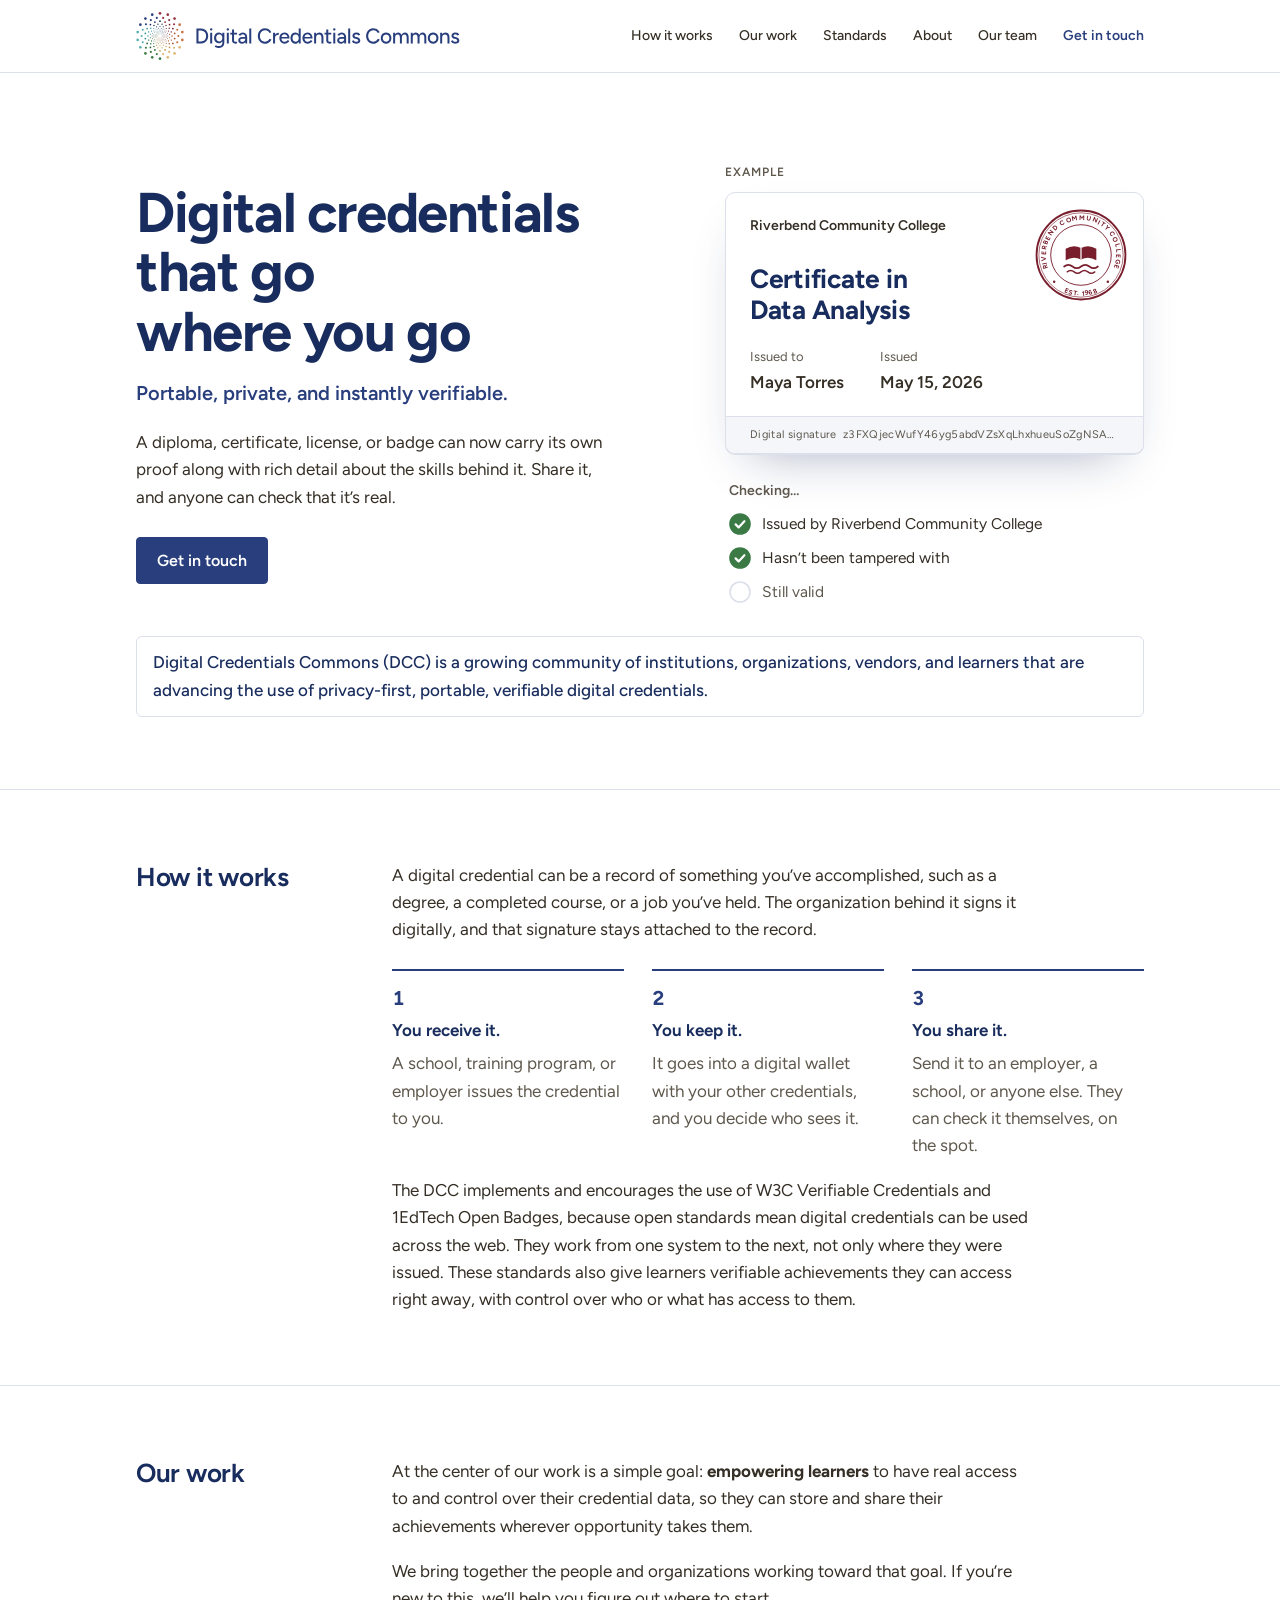
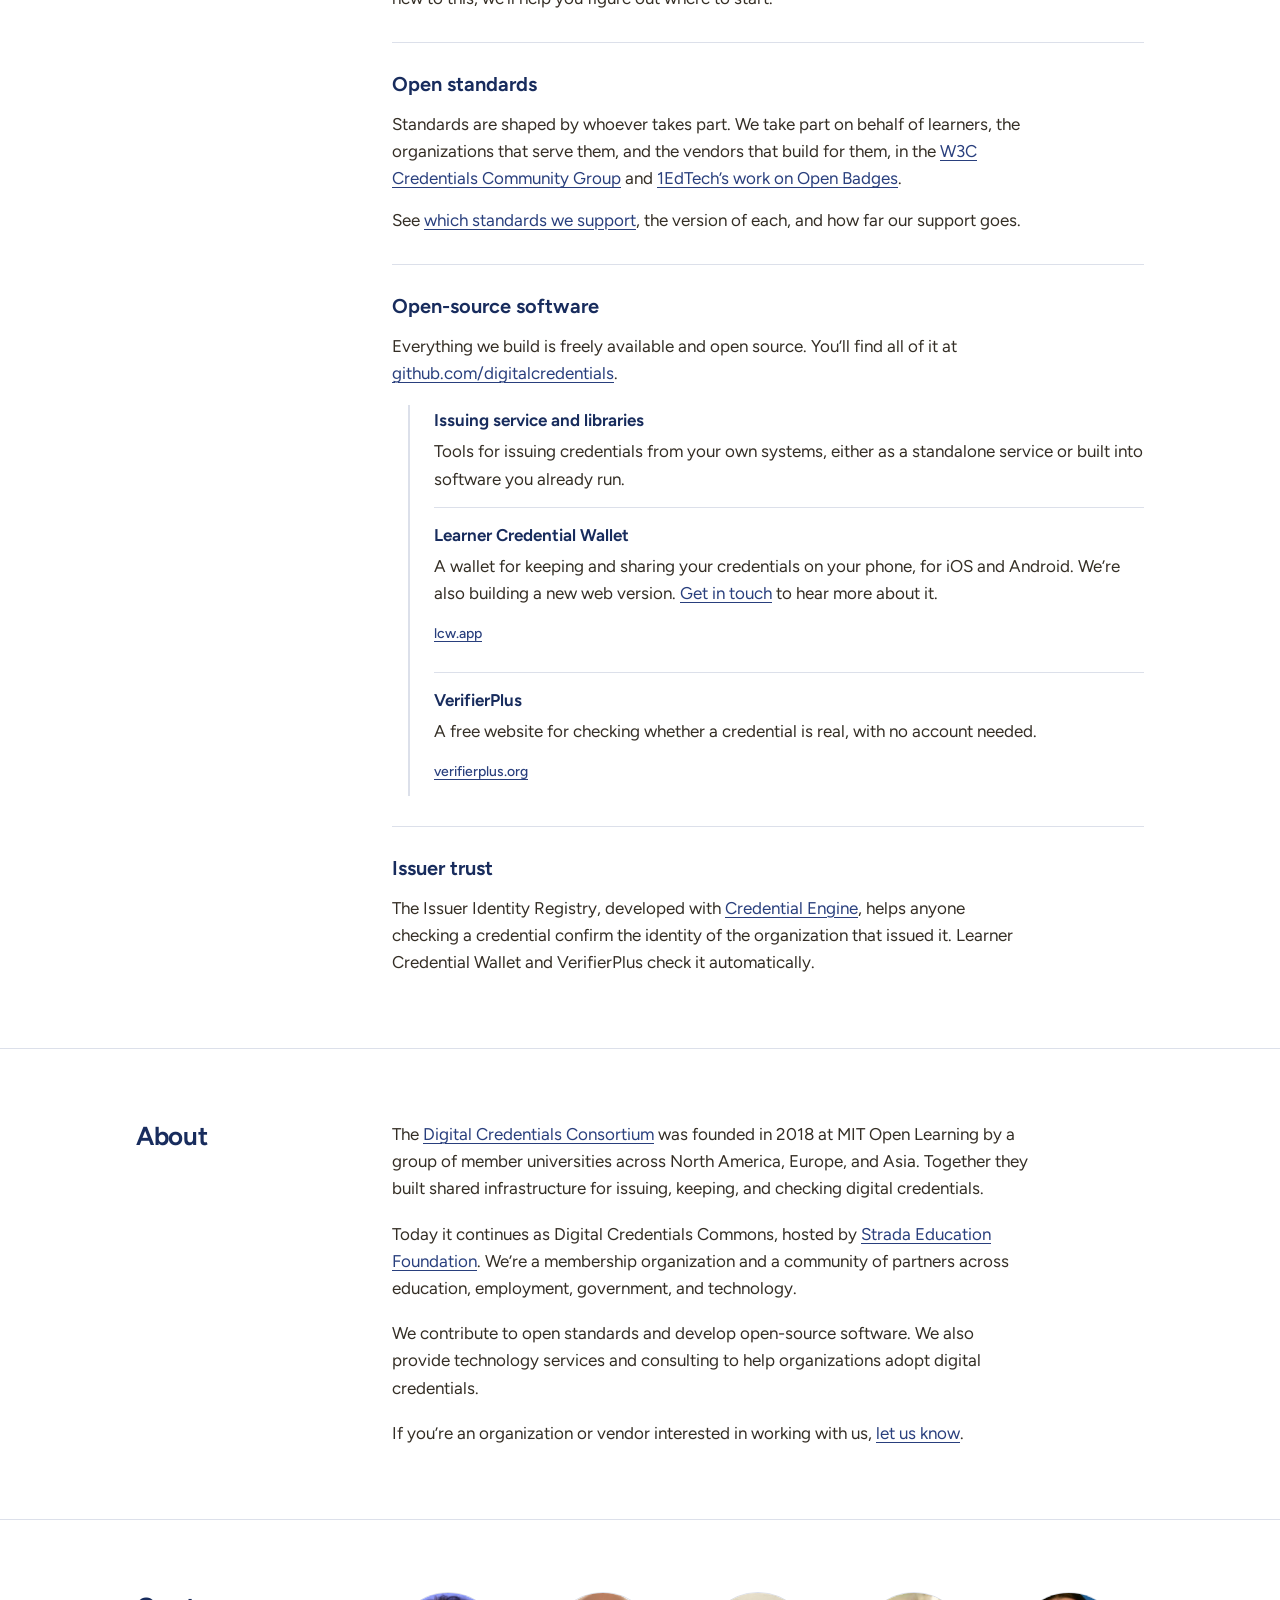
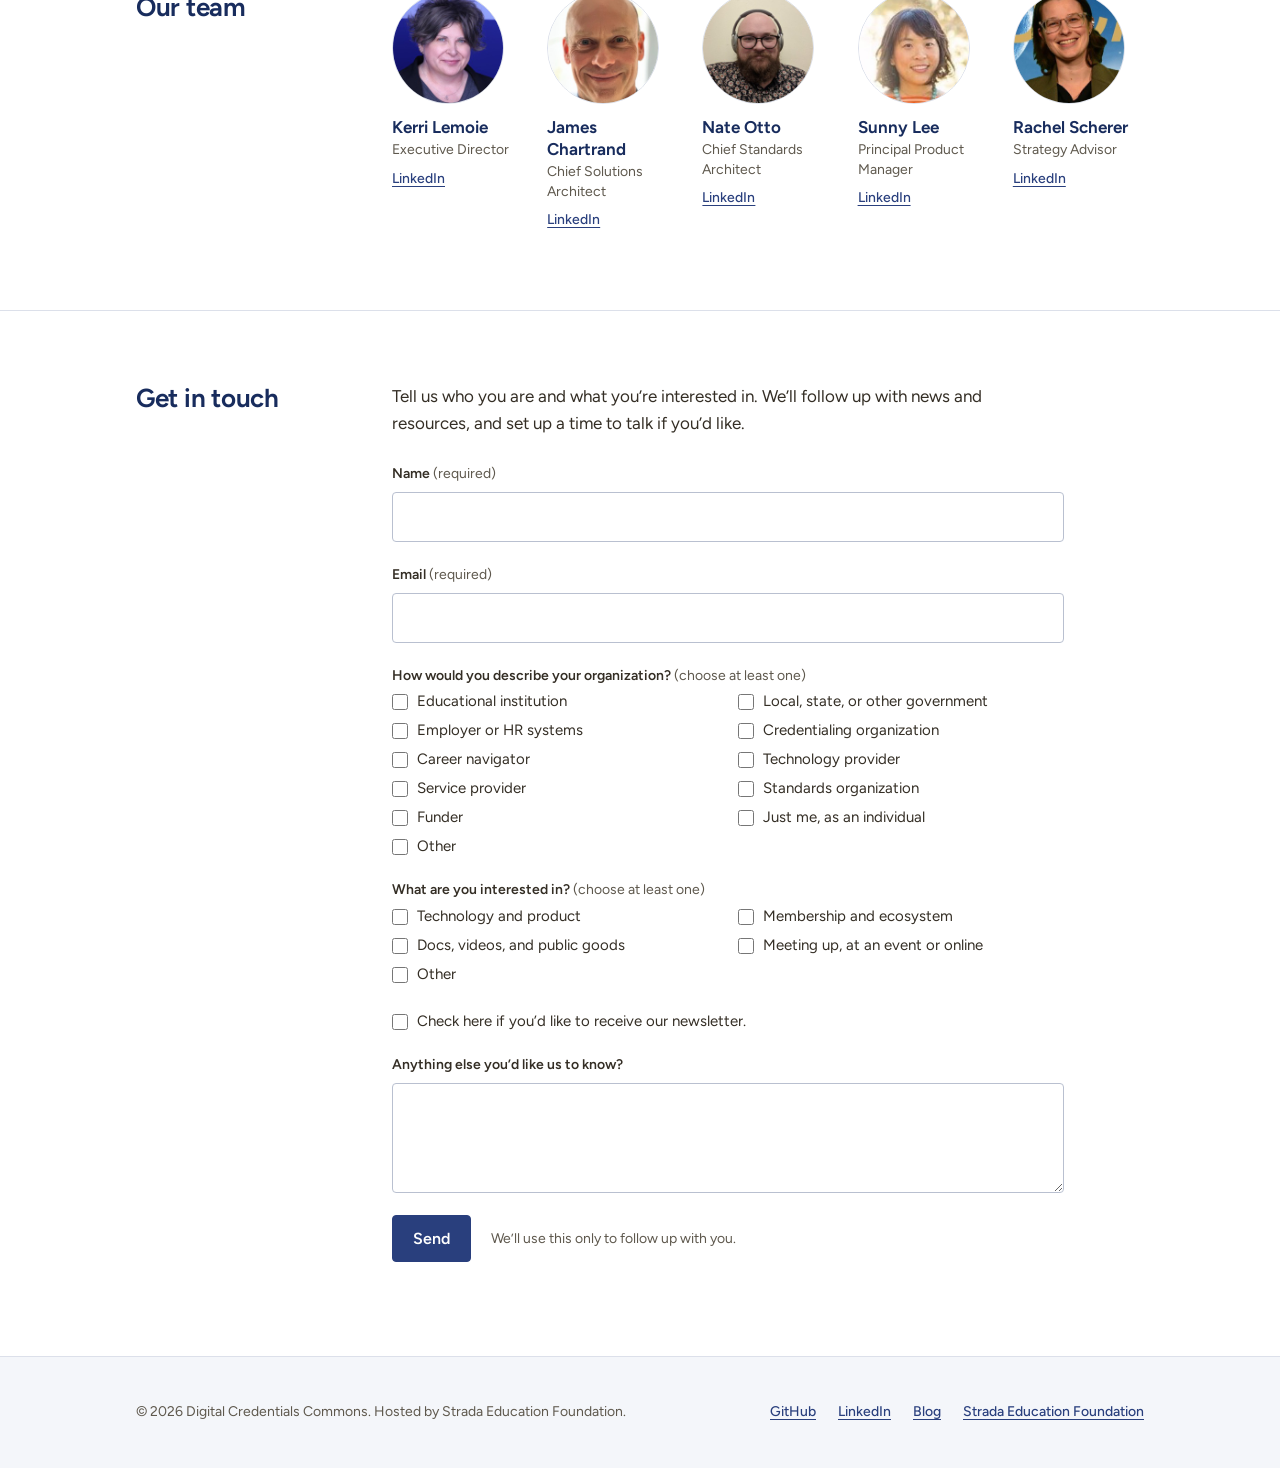
<file: index.html>
<!DOCTYPE html>
<html lang="en">
<head>
<meta charset="UTF-8">
<meta name="viewport" content="width=device-width, initial-scale=1">
<title>Digital Credentials Commons</title>
<meta name="description" content="Digital credentials that go where you go. Digital Credentials Commons builds open-source software and helps shape open standards for verifiable credentials.">
<meta name="theme-color" content="#FFFFFF">
<meta property="og:type" content="website">
<meta property="og:title" content="Digital Credentials Commons">
<meta property="og:description" content="Digital credentials that go where you go. Portable, private, and instantly verifiable.">
<meta property="og:url" content="https://dccommons.org/">
<meta property="og:image" content="https://dccommons.org/android-chrome-512x512.png">
<link rel="icon" href="favicon.ico" sizes="any">
<link rel="icon" href="favicon.svg" type="image/svg+xml">
<link rel="icon" type="image/png" sizes="32x32" href="favicon-32x32.png">
<link rel="icon" type="image/png" sizes="16x16" href="favicon-16x16.png">
<link rel="apple-touch-icon" sizes="180x180" href="apple-touch-icon.png">
<link rel="manifest" href="site.webmanifest">
<link rel="preconnect" href="https://fonts.googleapis.com">
<link rel="preconnect" href="https://fonts.gstatic.com" crossorigin>
<link rel="stylesheet" href="https://fonts.googleapis.com/css2?family=Figtree:ital,wght@0,400;0,500;0,600;0,700;1,400&display=swap">
<link rel="stylesheet" href="assets/css/site.css">
</head>
<body>

<div id="page" data-sample="off">

<header class="site-header">
  <div class="wrap">
    <a class="logo" href="#top">
      <picture>
        <source media="(max-width: 760px)" srcset="assets/img/dcc-lockup-horizontal.svg" width="157" height="44">
        <img src="assets/img/dcc-lockup-one-line.svg" alt="Digital Credentials Commons" width="270" height="40">
      </picture>
    </a>
    <nav class="site-nav" aria-label="Sections">
      <a href="#how">How it works</a>
      <a href="#work">Our work</a>
      <a href="/standards">Standards</a>
      <a href="#about">About</a>
      <a href="#team">Our team</a>
      <a class="nav-contact" href="#contact">Get in touch</a>
      <button type="button" class="menu-btn" id="menuBtn" aria-expanded="false" aria-controls="mobileMenu">Menu</button>
    </nav>
  </div>
  <nav class="mobile-menu" id="mobileMenu" aria-label="Sections menu" hidden>
    <ul>
      <li><a href="#how">How it works</a></li>
      <li><a href="#work">Our work</a></li>
      <li><a href="/standards">Standards</a></li>
      <li><a href="#about">About</a></li>
      <li><a href="#team">Our team</a></li>
    </ul>
  </nav>
</header>

<main id="top">

<section class="hero">
  <div class="wrap hero-grid">
    <div class="hero-text">
      <h1>Digital credentials that go where you go</h1>
      <p class="tagline">Portable, private, and instantly verifiable.</p>
      <p class="lead">A diploma, certificate, license, or badge can now carry its own proof along with rich detail about the skills behind it. Share it, and anyone can check that it&rsquo;s real.</p>
      <div class="actions">
        <a class="btn btn-primary" href="#try" data-feature="sample">Get a sample credential</a>
        <a class="btn btn-secondary hero-contact" href="#contact">Get in touch</a>
      </div>
    </div>

    <figure class="demo" aria-label="Example: a digital credential being checked">
      <span class="demo-label">Example</span>
      <div class="vc">
        <svg class="vc-seal" viewBox="0 0 120 120" aria-hidden="true">
          <defs>
            <path id="sealTop" d="M60,106 a46,46 0 1,1 0,-92 a46,46 0 1,1 0,92"/>
            <path id="sealBottom" d="M7,60 a53,53 0 0,0 106,0"/>
          </defs>
          <circle class="line" cx="60" cy="60" r="58" stroke-width="2.4"/>
          <circle class="line" cx="60" cy="60" r="55" stroke-width=".8"/>
          <circle class="line" cx="60" cy="60" r="39.5" stroke-width="1.2"/>
          <text font-size="8.6"><textPath href="#sealTop" startOffset="54.5" textLength="180" lengthAdjust="spacing">RIVERBEND COMMUNITY COLLEGE</textPath></text>
          <text font-size="8.6"><textPath href="#sealBottom" startOffset="50%" text-anchor="middle">EST. 1968</textPath></text>
          <circle class="ink" cx="25" cy="95" r="1.6"/>
          <circle class="ink" cx="95" cy="95" r="1.6"/>
          <path class="ink" d="M40 52 Q50 46 60 51 Q70 46 80 52 L80 67 Q70 61 60 66 Q50 61 40 67 Z"/>
          <path class="gap" d="M60 51 V66" stroke-width="1.6"/>
          <path class="line" d="M38 75 q5.5 -4.5 11 0 t11 0 t11 0 t11 0" stroke-width="2.2" stroke-linecap="round"/>
          <path class="line" d="M42 82 q4.5 -3.6 9 0 t9 0 t9 0 t9 0" stroke-width="1.8" stroke-linecap="round"/>
        </svg>
        <div class="vc-issuer">Riverbend Community College</div>
        <div class="vc-title">Certificate in Data Analysis</div>
        <dl class="vc-meta">
          <div><dt>Issued to</dt><dd>Maya Torres</dd></div>
          <div><dt>Issued</dt><dd>May 15, 2026</dd></div>
        </dl>
        <div class="vc-sig" aria-hidden="true">Digital signature&ensp;z3FXQjecWufY46yg5abdVZsXqLhxhueuSoZgNSARiKBk9cz</div>
      </div>
      <div class="verify" id="verify">
        <p class="verify-status" id="verifyStatus" aria-live="polite">Checking&hellip;</p>
        <ul class="verify-list">
          <li><span class="ck" aria-hidden="true"><svg viewBox="0 0 22 22"><circle cx="11" cy="11" r="10"/><path d="M6.6 11.4l3 3 5.8-6.2"/></svg></span>Issued by Riverbend Community College</li>
          <li><span class="ck" aria-hidden="true"><svg viewBox="0 0 22 22"><circle cx="11" cy="11" r="10"/><path d="M6.6 11.4l3 3 5.8-6.2"/></svg></span>Hasn&rsquo;t been tampered with</li>
          <li><span class="ck" aria-hidden="true"><svg viewBox="0 0 22 22"><circle cx="11" cy="11" r="10"/><path d="M6.6 11.4l3 3 5.8-6.2"/></svg></span>Still valid</li>
        </ul>
      </div>
    </figure>

    <div class="who-block">
      <p class="who" id="who">Digital Credentials Commons (DCC) is a growing community of institutions, organizations, vendors, and learners that are advancing the use of privacy-first, portable, verifiable digital credentials.</p>
    </div>
  </div>
</section>

<section id="how">
  <div class="wrap">
    <div class="sec">
      <div class="sec-head"><h2>How it works</h2></div>
      <div class="sec-body">
        <p>A digital credential can be a record of something you&rsquo;ve accomplished, such as a degree, a completed course, or a job you&rsquo;ve held. The organization behind it signs it digitally, and that signature stays attached to the record.</p>
        <ol class="steps">
          <li><strong>You receive it.</strong><span>A school, training program, or employer issues the credential to you.</span></li>
          <li><strong>You keep it.</strong><span>It goes into a digital wallet with your other credentials, and you decide who sees it.</span></li>
          <li><strong>You share it.</strong><span>Send it to an employer, a school, or anyone else. They can check it themselves, on the spot.</span></li>
        </ol>
        <p>The DCC implements and encourages the use of W3C Verifiable Credentials and 1EdTech Open Badges, because open standards mean digital credentials can be used across the web. They work from one system to the next, not only where they were issued. These standards also give learners verifiable achievements they can access right away, with control over who or what has access to them.</p>

        <div class="try" id="try" data-feature="sample">
          <div class="try-text">
            <h3>Try it yourself</h3>
            <p>The quickest way to understand a digital credential is to hold one. Tell us your name and email, and we&rsquo;ll send you a sample credential to add to Learner Credential Wallet on your phone.</p>
            <form class="sample-form" id="sampleForm" method="post" novalidate>
              <input type="text" id="sample-name" name="name" autocomplete="name" autocapitalize="words" spellcheck="false" placeholder="Your name" required aria-label="Your name">
              <input type="email" id="sample-email" name="email" autocomplete="email" placeholder="you@example.org" required aria-label="Your email">
              <button type="submit" class="btn btn-primary">Send me a sample credential</button>
            </form>
            <p class="status" id="sampleStatus" aria-live="polite"></p>
            <p class="fine">This is a demo. The sample credential is for trying things out and doesn&rsquo;t record a real achievement.</p>
          </div>
          <figure class="badge" aria-label="The sample credential you'll receive">
            <img src="assets/img/dcc-mark.svg" alt="" width="84" height="84" loading="lazy">
            <span class="badge-kind">Sample credential</span>
            <span class="badge-title">LCW Experience Badge</span>
            <span class="badge-issuer">Issued by Digital Credentials Commons</span>
          </figure>
        </div>
      </div>
    </div>
  </div>
</section>

<section id="work">
  <div class="wrap">
    <div class="sec">
      <div class="sec-head"><h2>Our work</h2></div>
      <div class="sec-body">
        <p>At the center of our work is a simple goal: <strong>empowering learners</strong> to have real access to and control over their credential data, so they can store and share their achievements wherever opportunity takes them.</p>
        <p>We bring together the people and organizations working toward that goal. If you&rsquo;re new to this, we&rsquo;ll help you figure out where to start.</p>

        <div class="part">
          <h3>Open standards</h3>
          <p>Standards are shaped by whoever takes part. We take part on behalf of learners, the organizations that serve them, and the vendors that build for them, in the <a href="https://www.w3.org/community/credentials/" target="_blank" rel="noopener">W3C Credentials Community Group</a> and <a href="https://www.1edtech.org/standards/open-badges" target="_blank" rel="noopener">1EdTech&rsquo;s work on Open Badges</a>.</p>
          <p>See <a href="/standards">which standards we support</a>, the version of each, and how far our support goes.</p>
        </div>

        <div class="part">
          <h3>Open-source software</h3>
          <p>Everything we build is freely available and open source. You&rsquo;ll find all of it at <a href="https://github.com/digitalcredentials" target="_blank" rel="noopener">github.com/digitalcredentials</a>.</p>
          <div class="tools">
            <div class="tool">
              <span class="tool-name">Issuing service and libraries</span>
              <p>Tools for issuing credentials from your own systems, either as a standalone service or built into software you already run.</p>
            </div>
            <div class="tool">
              <span class="tool-name">Learner Credential Wallet</span>
              <p>A wallet for keeping and sharing your credentials on your phone, for iOS and Android. We&rsquo;re also building a new web version. <a href="#contact">Get in touch</a> to hear more about it.</p>
              <div class="tool-links"><a href="https://lcw.app/" target="_blank" rel="noopener">lcw.app</a></div>
            </div>
            <div class="tool">
              <span class="tool-name">VerifierPlus</span>
              <p>A free website for checking whether a credential is real, with no account needed.</p>
              <div class="tool-links"><a href="https://verifierplus.org" target="_blank" rel="noopener">verifierplus.org</a></div>
            </div>
          </div>
        </div>

        <div class="part">
          <h3>Issuer trust</h3>
          <p>The Issuer Identity Registry, developed with <a href="https://credentialengine.org/" target="_blank" rel="noopener">Credential Engine</a>, helps anyone checking a credential confirm the identity of the organization that issued it. Learner Credential Wallet and VerifierPlus check it automatically.</p>
        </div>
      </div>
    </div>
  </div>
</section>

<section id="about">
  <div class="wrap">
    <div class="sec">
      <div class="sec-head"><h2>About</h2></div>
      <div class="sec-body">
        <p>The <a href="https://dcconsortium.org/" target="_blank" rel="noopener">Digital Credentials Consortium</a> was founded in 2018 at MIT Open Learning by a group of member universities across North America, Europe, and Asia. Together they built shared infrastructure for issuing, keeping, and checking digital credentials.</p>
        <p>Today it continues as Digital Credentials Commons, hosted by <a href="https://www.strada.org/" target="_blank" rel="noopener">Strada Education Foundation</a>. We&rsquo;re a membership organization and a community of partners across education, employment, government, and technology.</p>
        <p>We contribute to open standards and develop open-source software. We also provide technology services and consulting to help organizations adopt digital credentials.</p>
        <p>If you&rsquo;re an organization or vendor interested in working with us, <a href="#contact">let us know</a>.</p>
      </div>
    </div>
  </div>
</section>
<section id="team">
  <div class="wrap">
    <div class="sec">
      <div class="sec-head"><h2>Our team</h2></div>
      <div class="sec-body">
        <ul class="team">
          <li class="person">
            <img class="person-photo" src="assets/img/team/kerri.jpg" alt="" width="112" height="112" loading="lazy">
            <div class="person-text">
              <span class="person-name">Kerri Lemoie</span>
              <span class="person-role">Executive Director</span>
              <a class="person-link" href="https://www.linkedin.com/in/kerrilemoie/" target="_blank" rel="noopener" aria-label="Kerri Lemoie on LinkedIn">LinkedIn</a>
            </div>
          </li>
          <li class="person">
            <img class="person-photo" src="assets/img/team/james.jpg" alt="" width="112" height="112" loading="lazy">
            <div class="person-text">
              <span class="person-name">James Chartrand</span>
              <span class="person-role">Chief Solutions Architect</span>
              <a class="person-link" href="https://www.linkedin.com/in/james-chartrand-4544b717/" target="_blank" rel="noopener" aria-label="James Chartrand on LinkedIn">LinkedIn</a>
            </div>
          </li>
          <li class="person">
            <img class="person-photo" src="assets/img/team/nate.jpg" alt="" width="112" height="112" loading="lazy">
            <div class="person-text">
              <span class="person-name">Nate Otto</span>
              <span class="person-role">Chief Standards Architect</span>
              <a class="person-link" href="https://www.linkedin.com/in/nateotto/" target="_blank" rel="noopener" aria-label="Nate Otto on LinkedIn">LinkedIn</a>
            </div>
          </li>
          <li class="person">
            <img class="person-photo" src="assets/img/team/sunny.jpg" alt="" width="112" height="112" loading="lazy">
            <div class="person-text">
              <span class="person-name">Sunny Lee</span>
              <span class="person-role">Principal Product Manager</span>
              <a class="person-link" href="https://www.linkedin.com/in/threeqube/" target="_blank" rel="noopener" aria-label="Sunny Lee on LinkedIn">LinkedIn</a>
            </div>
          </li>
          <li class="person">
            <img class="person-photo" src="assets/img/team/rachel.jpg" alt="" width="112" height="112" loading="lazy">
            <div class="person-text">
              <span class="person-name">Rachel Scherer</span>
              <span class="person-role">Strategy Advisor</span>
              <a class="person-link" href="https://www.linkedin.com/in/rachelpscherer/" target="_blank" rel="noopener" aria-label="Rachel Scherer on LinkedIn">LinkedIn</a>
            </div>
          </li>
        </ul>
      </div>
    </div>
  </div>
</section>
<section id="contact">
  <div class="wrap">
    <div class="sec">
      <div class="sec-head"><h2>Get in touch</h2></div>
      <div class="sec-body">
        <p>Tell us who you are and what you&rsquo;re interested in. We&rsquo;ll follow up with news and resources, and set up a time to talk if you&rsquo;d like.</p>
        <form class="contact" id="contactForm" method="post" novalidate>
          <div class="field">
            <label for="f-name">Name <span class="req">(required)</span></label>
            <input type="text" id="f-name" name="name" autocomplete="name" autocapitalize="words" spellcheck="false" required>
          </div>
          <div class="field">
            <label for="f-email">Email <span class="req">(required)</span></label>
            <input type="email" id="f-email" name="email" autocomplete="email" required>
          </div>
          <fieldset class="field" id="f-org-group">
            <legend>How would you describe your organization? <span class="req">(choose at least one)</span></legend>
            <div class="checks">
              <label><input type="checkbox" id="f-org-1" name="org" value="Educational Institution"> Educational institution</label>
              <label><input type="checkbox" id="f-org-2" name="org" value="Local, State, or Other Government"> Local, state, or other government</label>
              <label><input type="checkbox" id="f-org-3" name="org" value="Employer / HR Systems"> Employer or HR systems</label>
              <label><input type="checkbox" id="f-org-4" name="org" value="Credentialing Organization"> Credentialing organization</label>
              <label><input type="checkbox" id="f-org-5" name="org" value="Career Navigator"> Career navigator</label>
              <label><input type="checkbox" id="f-org-6" name="org" value="Technology Provider"> Technology provider</label>
              <label><input type="checkbox" id="f-org-7" name="org" value="Service Provider"> Service provider</label>
              <label><input type="checkbox" id="f-org-8" name="org" value="Standards Organization"> Standards organization</label>
              <label><input type="checkbox" id="f-org-9" name="org" value="Funder"> Funder</label>
              <label><input type="checkbox" id="f-org-10" name="org" value="None / Individual / Self"> Just me, as an individual</label>
              <label><input type="checkbox" id="f-org-other" name="org" value="__other_option__" data-other="f-org-other-text"> Other</label>
            </div>
            <input type="text" id="f-org-other-text" class="other-text" name="orgOther" aria-label="Describe your organization" placeholder="Describe your organization" hidden>
          </fieldset>
          <fieldset class="field" id="f-int-group">
            <legend>What are you interested in? <span class="req">(choose at least one)</span></legend>
            <div class="checks">
              <label><input type="checkbox" id="f-int-1" name="interest" value="Technology and Product"> Technology and product</label>
              <label><input type="checkbox" id="f-int-2" name="interest" value="Membership and Ecosystem"> Membership and ecosystem</label>
              <label><input type="checkbox" id="f-int-3" name="interest" value="Docs, Videos, and Public Goods"> Docs, videos, and public goods</label>
              <label><input type="checkbox" id="f-int-5" name="interest" value="Scheduling a meeting or event meetup"> Meeting up, at an event or online</label>
              <label><input type="checkbox" id="f-int-other" name="interest" value="__other_option__" data-other="f-int-other-text"> Other</label>
            </div>
            <input type="text" id="f-int-other-text" class="other-text" name="intOther" aria-label="Describe your interest" placeholder="Describe your interest" hidden>
          </fieldset>
          <div class="field">
            <div class="checks single">
              <label><input type="checkbox" id="f-newsletter" name="newsletter" value="Yes, send me the newsletter."> Check here if you&rsquo;d like to receive our newsletter.</label>
            </div>
          </div>
          <div class="field">
            <label for="f-note">Anything else you&rsquo;d like us to know?</label>
            <textarea id="f-note" name="note"></textarea>
          </div>
          <div class="hp" aria-hidden="true">
            <label for="f-trap">Leave this empty</label>
            <input type="text" id="f-trap" name="trap" tabindex="-1" autocomplete="off">
          </div>
          <div class="form-foot">
            <button type="submit" class="btn btn-primary">Send</button>
            <span class="privacy">We&rsquo;ll use this only to follow up with you.</span>
          </div>
          <p class="status" id="contactStatus" aria-live="polite"></p>
        </form>
      </div>
    </div>
  </div>
</section>

</main>

<footer class="site-footer">
  <div class="wrap">
    <span>&copy; 2026 Digital Credentials Commons. Hosted by Strada Education Foundation.</span>
    <nav aria-label="Elsewhere">
      <a href="https://github.com/digitalcredentials" target="_blank" rel="noopener">GitHub</a>
      <a href="https://www.linkedin.com/company/dccommons/" target="_blank" rel="noopener">LinkedIn</a>
      <a href="https://blog.dccommons.org" target="_blank" rel="noopener">Blog</a>
      <a href="https://www.strada.org/" target="_blank" rel="noopener">Strada Education Foundation</a>
    </nav>
  </div>
</footer>

</div>

<script src="assets/js/menu.js"></script>
<script src="assets/js/site.js"></script>
</body>
</html>
</file>
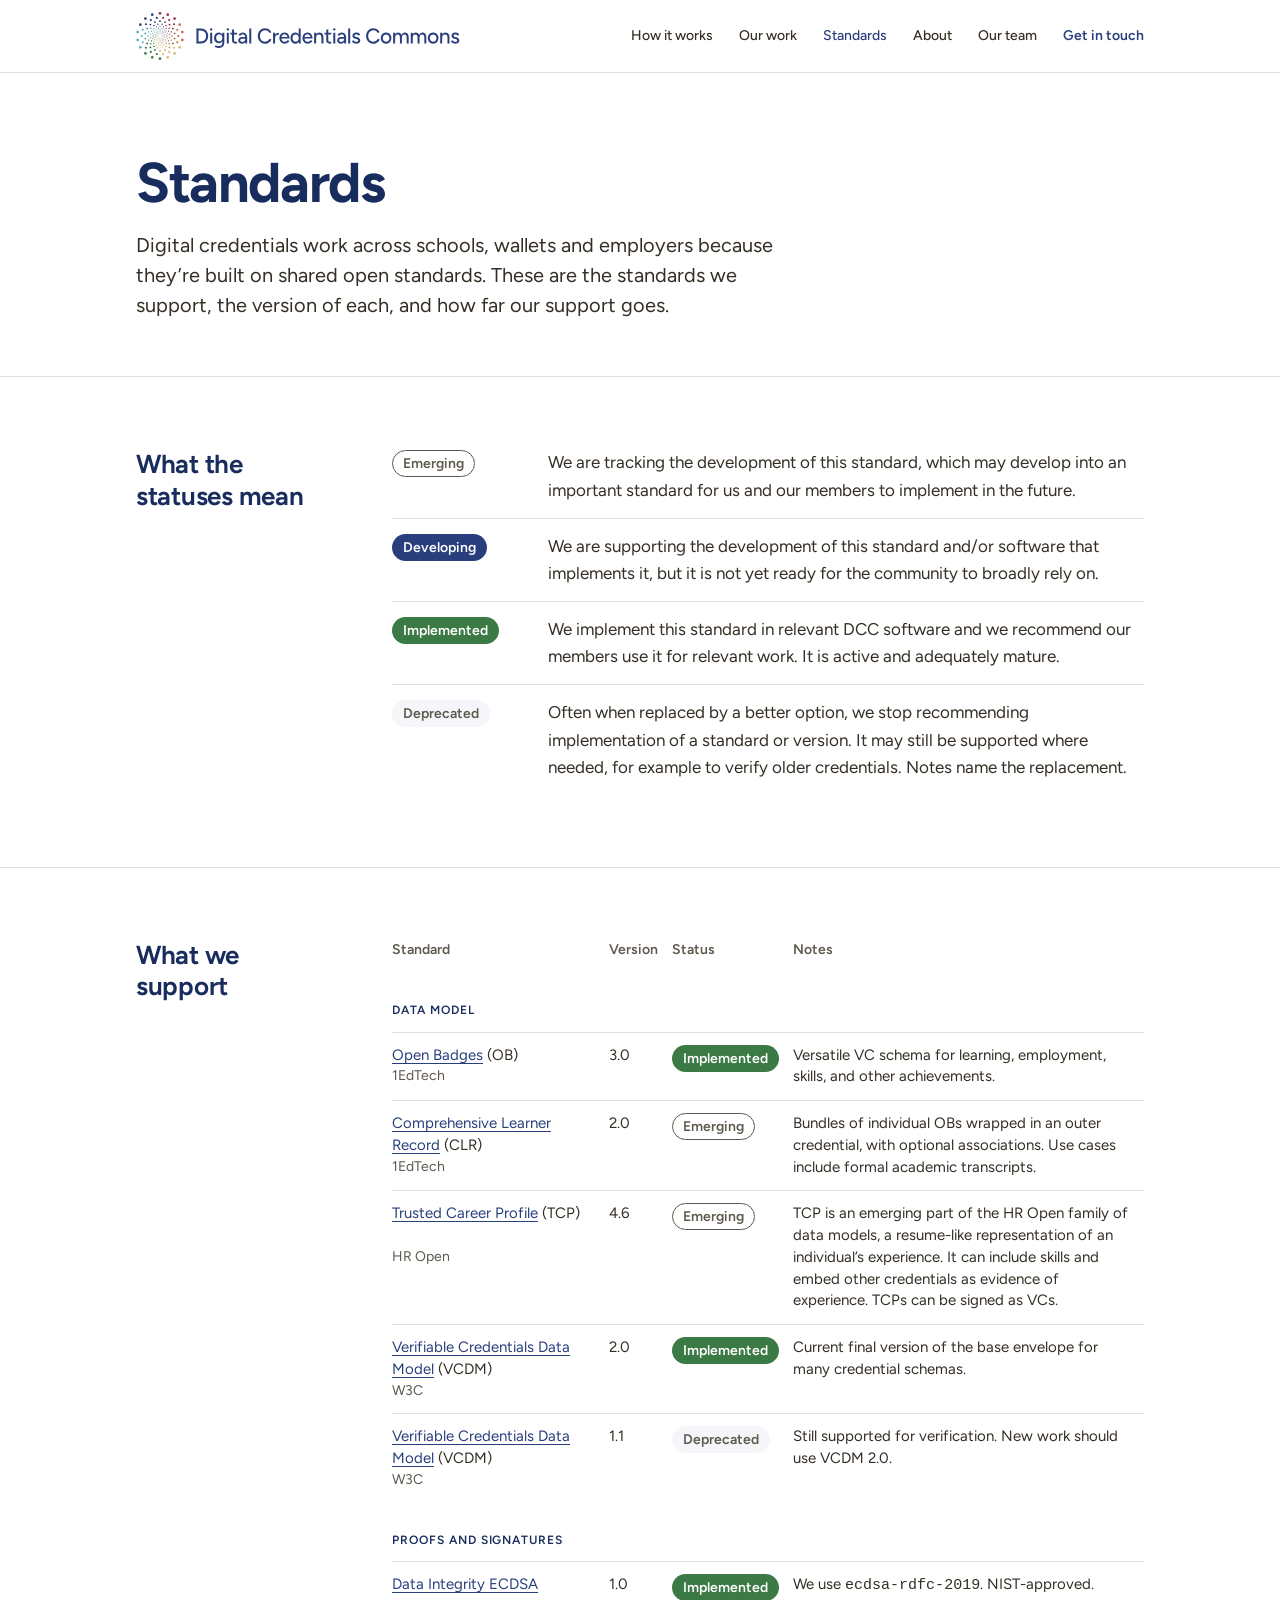
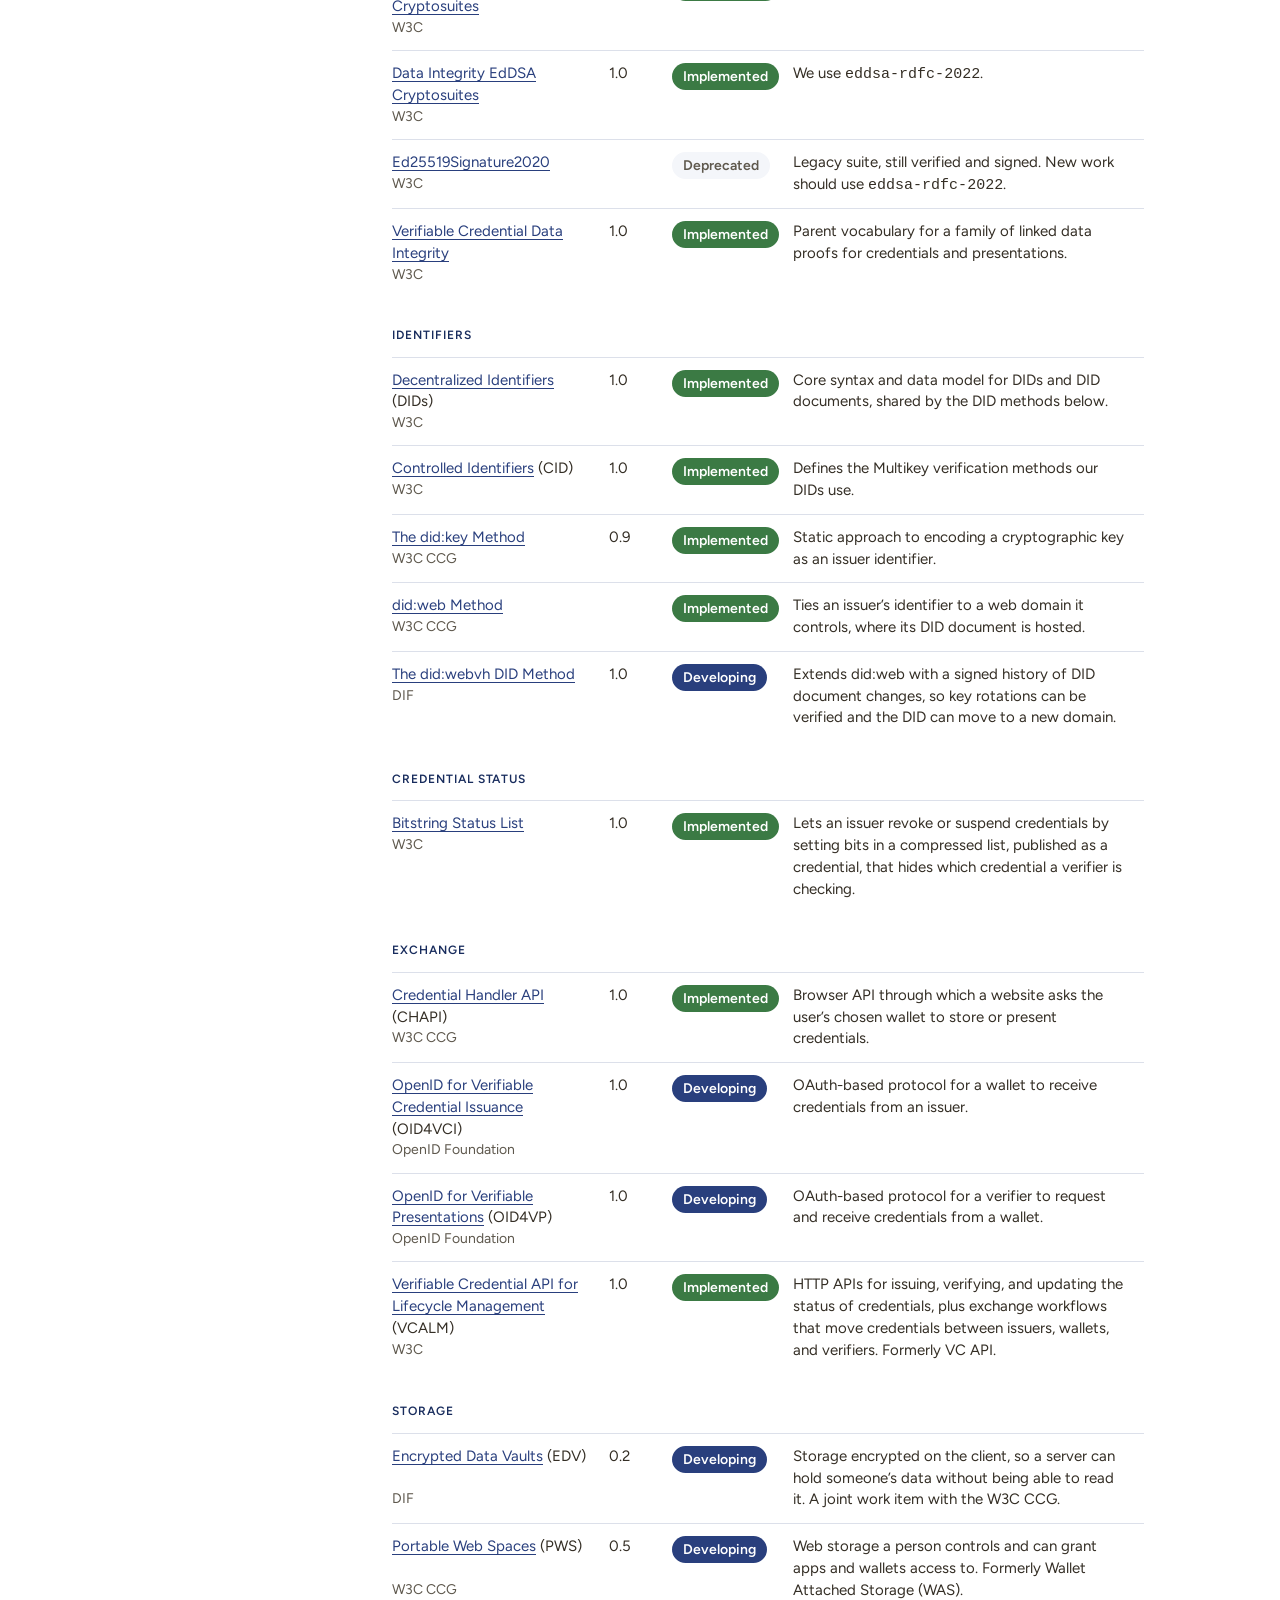
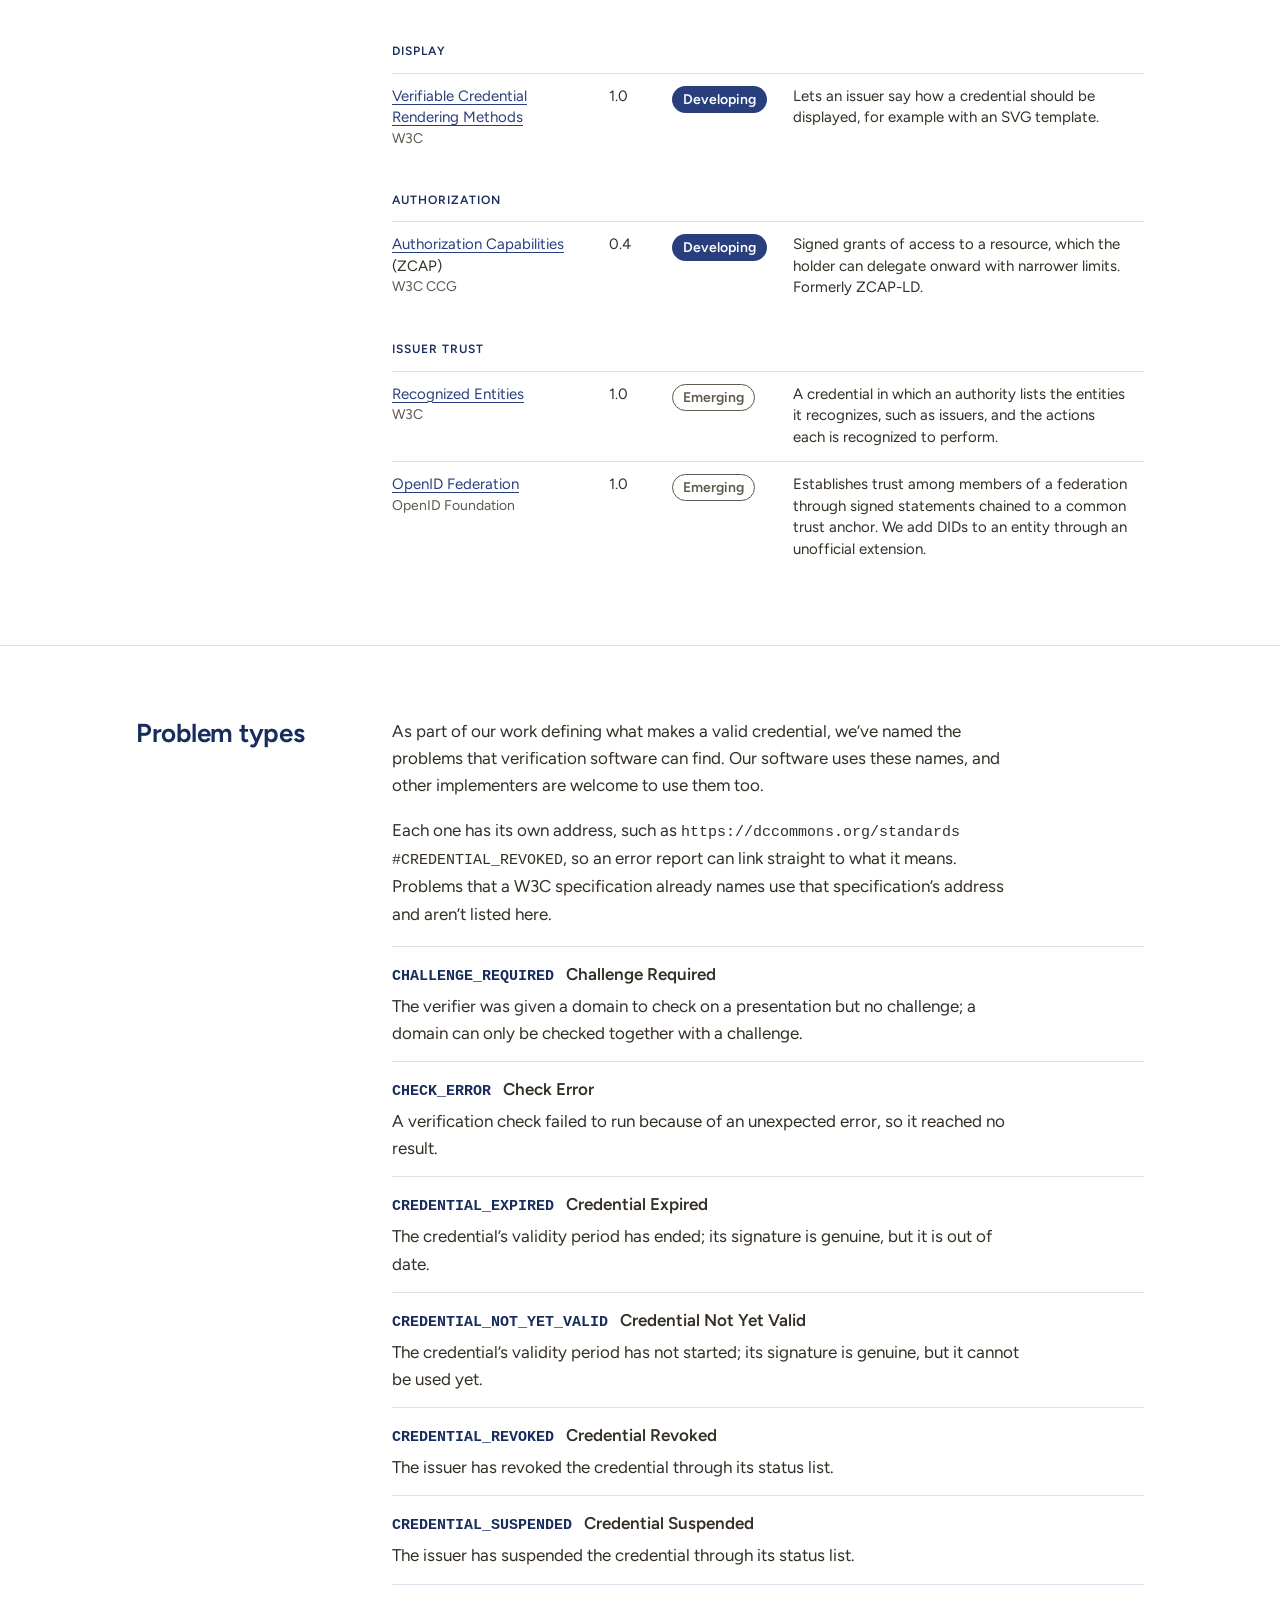
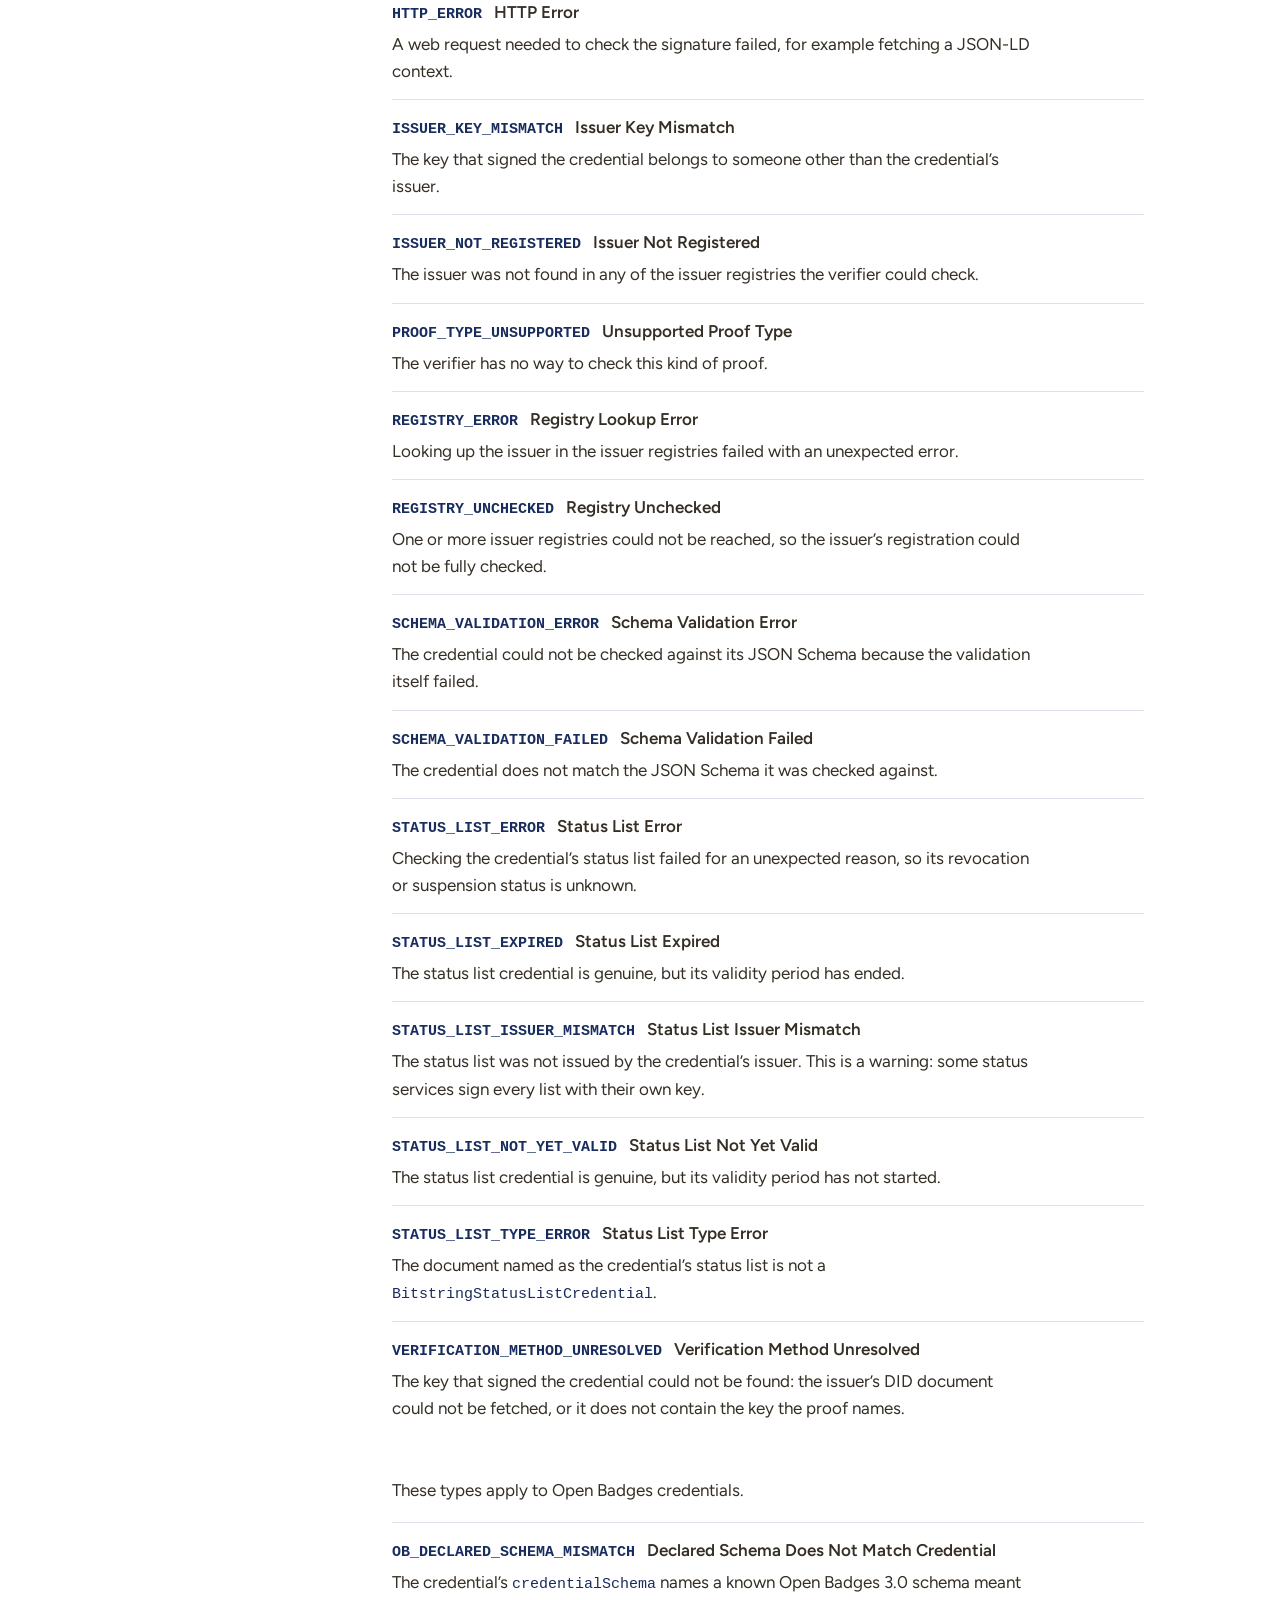
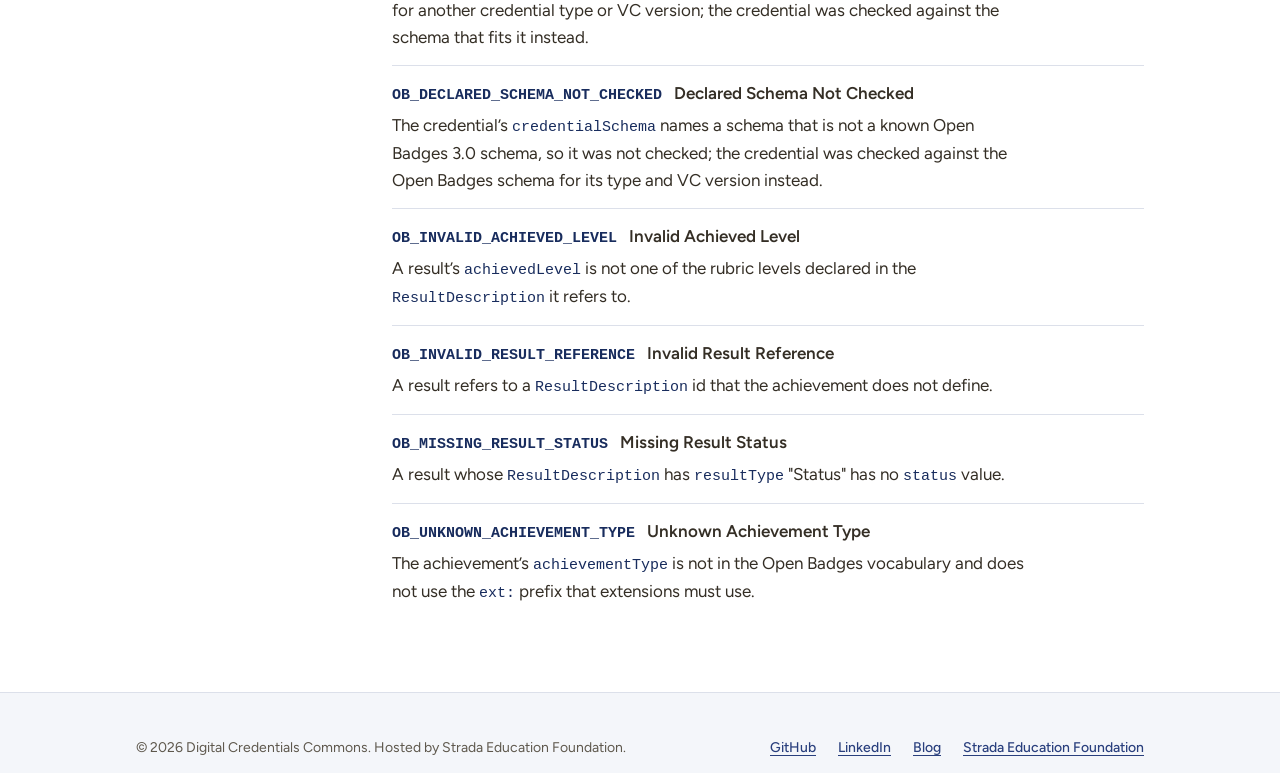
<file: standards.html>
<!DOCTYPE html>
<html lang="en">
<head>
<meta charset="UTF-8">
<meta name="viewport" content="width=device-width, initial-scale=1">
<title>Standards · Digital Credentials Commons</title>
<meta name="description" content="The open standards Digital Credentials Commons supports, the version of each and how far our support goes, plus the problem types our verification software reports.">
<meta name="theme-color" content="#FFFFFF">
<meta property="og:type" content="website">
<meta property="og:title" content="Standards · Digital Credentials Commons">
<meta property="og:description" content="The open standards we support, the version of each and how far our support goes.">
<meta property="og:url" content="https://dccommons.org/standards">
<meta property="og:image" content="https://dccommons.org/android-chrome-512x512.png">
<link rel="icon" href="favicon.ico" sizes="any">
<link rel="icon" href="favicon.svg" type="image/svg+xml">
<link rel="icon" type="image/png" sizes="32x32" href="favicon-32x32.png">
<link rel="icon" type="image/png" sizes="16x16" href="favicon-16x16.png">
<link rel="apple-touch-icon" sizes="180x180" href="apple-touch-icon.png">
<link rel="manifest" href="site.webmanifest">
<link rel="preconnect" href="https://fonts.googleapis.com">
<link rel="preconnect" href="https://fonts.gstatic.com" crossorigin>
<link rel="stylesheet" href="https://fonts.googleapis.com/css2?family=Figtree:ital,wght@0,400;0,500;0,600;0,700;1,400&display=swap">
<link rel="stylesheet" href="assets/css/site.css">
</head>
<body>
<!-- Rendered from the standards catalog in DCC's planning repo. Change that first. Every id on this page is a permanent URL: never rename or remove one. -->

<header class="site-header">
  <div class="wrap">
    <a class="logo" href="/">
      <picture>
        <source media="(max-width: 760px)" srcset="assets/img/dcc-lockup-horizontal.svg" width="157" height="44">
        <img src="assets/img/dcc-lockup-one-line.svg" alt="Digital Credentials Commons" width="270" height="40">
      </picture>
    </a>
    <nav class="site-nav" aria-label="Sections">
      <a href="/#how">How it works</a>
      <a href="/#work">Our work</a>
      <a href="/standards" aria-current="page">Standards</a>
      <a href="/#about">About</a>
      <a href="/#team">Our team</a>
      <a class="nav-contact" href="/#contact">Get in touch</a>
      <button type="button" class="menu-btn" id="menuBtn" aria-expanded="false" aria-controls="mobileMenu">Menu</button>
    </nav>
  </div>
  <nav class="mobile-menu" id="mobileMenu" aria-label="Sections menu" hidden>
    <ul>
      <li><a href="/#how">How it works</a></li>
      <li><a href="/#work">Our work</a></li>
      <li><a href="/standards" aria-current="page">Standards</a></li>
      <li><a href="/#about">About</a></li>
      <li><a href="/#team">Our team</a></li>
    </ul>
  </nav>
</header>

<main id="top">

<section class="page-head">
  <div class="wrap">
    <h1>Standards</h1>
    <p class="lead">Digital credentials work across schools, wallets and employers because they&rsquo;re built on shared open standards. These are the standards we support, the version of each, and how far our support goes.</p>
  </div>
</section>

<section id="status">
  <div class="wrap">
    <div class="sec">
      <div class="sec-head"><h2>What the statuses mean</h2></div>
      <div class="sec-body">
        <dl class="status-legend">
          <div><dt><span class="pill pill-emerging">Emerging</span></dt><dd>We are tracking the development of this standard, which may develop into an important standard for us and our members to implement in the future.</dd></div>
          <div><dt><span class="pill pill-developing">Developing</span></dt><dd>We are supporting the development of this standard and/or software that implements it, but it is not yet ready for the community to broadly rely on.</dd></div>
          <div><dt><span class="pill pill-implemented">Implemented</span></dt><dd>We implement this standard in relevant DCC software and we recommend our members use it for relevant work. It is active and adequately mature.</dd></div>
          <div><dt><span class="pill pill-deprecated">Deprecated</span></dt><dd>Often when replaced by a better option, we stop recommending implementation of a standard or version. It may still be supported where needed, for example to verify older credentials. Notes name the replacement.</dd></div>
        </dl>
      </div>
    </div>
  </div>
</section>

<section id="supported">
  <div class="wrap">
    <div class="sec">
      <div class="sec-head"><h2>What we support</h2></div>
      <div class="sec-body">
        <table class="standards">
          <thead><tr><th scope="col">Standard</th><th scope="col">Version</th><th scope="col">Status</th><th scope="col">Notes</th></tr></thead>
          <tbody>
            <tr class="group"><th scope="rowgroup" colspan="4">Data model</th></tr>
            <tr id="ob-3-0">
              <td data-label="Standard"><a href="https://www.imsglobal.org/spec/ob/v3p0/" target="_blank" rel="noopener">Open Badges</a> (OB) <a class="permalink" href="#ob-3-0" aria-label="Link to this row: Open Badges 3.0">#</a> <span class="publisher">1EdTech</span></td>
              <td data-label="Version">3.0</td>
              <td data-label="Status"><span class="pill pill-implemented">Implemented</span></td>
              <td data-label="Notes">Versatile VC schema for learning, employment, skills, and other achievements.</td>
            </tr>
            <tr id="clr-2-0">
              <td data-label="Standard"><a href="https://www.imsglobal.org/spec/clr/v2p0/" target="_blank" rel="noopener">Comprehensive Learner Record</a> (CLR) <a class="permalink" href="#clr-2-0" aria-label="Link to this row: Comprehensive Learner Record 2.0">#</a> <span class="publisher">1EdTech</span></td>
              <td data-label="Version">2.0</td>
              <td data-label="Status"><span class="pill pill-emerging">Emerging</span></td>
              <td data-label="Notes">Bundles of individual OBs wrapped in an outer credential, with optional associations. Use cases include formal academic transcripts.</td>
            </tr>
            <tr id="hr-open-tcp-4-6">
              <td data-label="Standard"><a href="https://www.hropenstandards.org/standards" target="_blank" rel="noopener">Trusted Career Profile</a> (TCP) <a class="permalink" href="#hr-open-tcp-4-6" aria-label="Link to this row: Trusted Career Profile 4.6">#</a> <span class="publisher">HR Open</span></td>
              <td data-label="Version">4.6</td>
              <td data-label="Status"><span class="pill pill-emerging">Emerging</span></td>
              <td data-label="Notes">TCP is an emerging part of the HR Open family of data models, a resume-like representation of an individual&rsquo;s experience. It can include skills and embed other credentials as evidence of experience. TCPs can be signed as VCs.</td>
            </tr>
            <tr id="vcdm-2-0">
              <td data-label="Standard"><a href="https://www.w3.org/TR/vc-data-model-2.0/" target="_blank" rel="noopener">Verifiable Credentials Data Model</a> (VCDM) <a class="permalink" href="#vcdm-2-0" aria-label="Link to this row: Verifiable Credentials Data Model 2.0">#</a> <span class="publisher">W3C</span></td>
              <td data-label="Version">2.0</td>
              <td data-label="Status"><span class="pill pill-implemented">Implemented</span></td>
              <td data-label="Notes">Current final version of the base envelope for many credential schemas.</td>
            </tr>
            <tr id="vcdm-1-1">
              <td data-label="Standard"><a href="https://www.w3.org/TR/vc-data-model-1.1/" target="_blank" rel="noopener">Verifiable Credentials Data Model</a> (VCDM) <a class="permalink" href="#vcdm-1-1" aria-label="Link to this row: Verifiable Credentials Data Model 1.1">#</a> <span class="publisher">W3C</span></td>
              <td data-label="Version">1.1</td>
              <td data-label="Status"><span class="pill pill-deprecated">Deprecated</span></td>
              <td data-label="Notes">Still supported for verification. New work should use VCDM 2.0.</td>
            </tr>
          </tbody>
          <tbody>
            <tr class="group"><th scope="rowgroup" colspan="4">Proofs and signatures</th></tr>
            <tr id="vc-di-ecdsa-1-0">
              <td data-label="Standard"><a href="https://www.w3.org/TR/vc-di-ecdsa/" target="_blank" rel="noopener">Data Integrity ECDSA Cryptosuites</a> <a class="permalink" href="#vc-di-ecdsa-1-0" aria-label="Link to this row: Data Integrity ECDSA Cryptosuites 1.0">#</a> <span class="publisher">W3C</span></td>
              <td data-label="Version">1.0</td>
              <td data-label="Status"><span class="pill pill-implemented">Implemented</span></td>
              <td data-label="Notes">We use <code>ecdsa-rdfc-2019</code>. NIST-approved.</td>
            </tr>
            <tr id="vc-di-eddsa-1-0">
              <td data-label="Standard"><a href="https://www.w3.org/TR/vc-di-eddsa/" target="_blank" rel="noopener">Data Integrity EdDSA Cryptosuites</a> <a class="permalink" href="#vc-di-eddsa-1-0" aria-label="Link to this row: Data Integrity EdDSA Cryptosuites 1.0">#</a> <span class="publisher">W3C</span></td>
              <td data-label="Version">1.0</td>
              <td data-label="Status"><span class="pill pill-implemented">Implemented</span></td>
              <td data-label="Notes">We use <code>eddsa-rdfc-2022</code>.</td>
            </tr>
            <tr id="ed25519-signature-2020">
              <td data-label="Standard"><a href="https://www.w3.org/TR/vc-di-eddsa/#the-ed25519signature2020-suite" target="_blank" rel="noopener">Ed25519Signature2020</a> <a class="permalink" href="#ed25519-signature-2020" aria-label="Link to this row: Ed25519Signature2020">#</a> <span class="publisher">W3C</span></td>
              <td data-label="Version"></td>
              <td data-label="Status"><span class="pill pill-deprecated">Deprecated</span></td>
              <td data-label="Notes">Legacy suite, still verified and signed. New work should use <code>eddsa-rdfc-2022</code>.</td>
            </tr>
            <tr id="vc-data-integrity-1-0">
              <td data-label="Standard"><a href="https://www.w3.org/TR/vc-data-integrity/" target="_blank" rel="noopener">Verifiable Credential Data Integrity</a> <a class="permalink" href="#vc-data-integrity-1-0" aria-label="Link to this row: Verifiable Credential Data Integrity 1.0">#</a> <span class="publisher">W3C</span></td>
              <td data-label="Version">1.0</td>
              <td data-label="Status"><span class="pill pill-implemented">Implemented</span></td>
              <td data-label="Notes">Parent vocabulary for a family of linked data proofs for credentials and presentations.</td>
            </tr>
          </tbody>
          <tbody>
            <tr class="group"><th scope="rowgroup" colspan="4">Identifiers</th></tr>
            <tr id="did-1-0">
              <td data-label="Standard"><a href="https://www.w3.org/TR/did-1.0/" target="_blank" rel="noopener">Decentralized Identifiers</a> (DIDs) <a class="permalink" href="#did-1-0" aria-label="Link to this row: Decentralized Identifiers 1.0">#</a> <span class="publisher">W3C</span></td>
              <td data-label="Version">1.0</td>
              <td data-label="Status"><span class="pill pill-implemented">Implemented</span></td>
              <td data-label="Notes">Core syntax and data model for DIDs and DID documents, shared by the DID methods below.</td>
            </tr>
            <tr id="cid-1-0">
              <td data-label="Standard"><a href="https://www.w3.org/TR/cid-1.0/" target="_blank" rel="noopener">Controlled Identifiers</a> (CID) <a class="permalink" href="#cid-1-0" aria-label="Link to this row: Controlled Identifiers 1.0">#</a> <span class="publisher">W3C</span></td>
              <td data-label="Version">1.0</td>
              <td data-label="Status"><span class="pill pill-implemented">Implemented</span></td>
              <td data-label="Notes">Defines the Multikey verification methods our DIDs use.</td>
            </tr>
            <tr id="did-key-0-9">
              <td data-label="Standard"><a href="https://w3c-ccg.github.io/did-key-spec/" target="_blank" rel="noopener">The did:key Method</a> <a class="permalink" href="#did-key-0-9" aria-label="Link to this row: The did:key Method 0.9">#</a> <span class="publisher">W3C CCG</span></td>
              <td data-label="Version">0.9</td>
              <td data-label="Status"><span class="pill pill-implemented">Implemented</span></td>
              <td data-label="Notes">Static approach to encoding a cryptographic key as an issuer identifier.</td>
            </tr>
            <tr id="did-web">
              <td data-label="Standard"><a href="https://w3c-ccg.github.io/did-method-web/" target="_blank" rel="noopener">did:web Method</a> <a class="permalink" href="#did-web" aria-label="Link to this row: did:web Method">#</a> <span class="publisher">W3C CCG</span></td>
              <td data-label="Version"></td>
              <td data-label="Status"><span class="pill pill-implemented">Implemented</span></td>
              <td data-label="Notes">Ties an issuer&rsquo;s identifier to a web domain it controls, where its DID document is hosted.</td>
            </tr>
            <tr id="did-webvh-1-0">
              <td data-label="Standard"><a href="https://identity.foundation/didwebvh/v1.0/" target="_blank" rel="noopener">The did:webvh DID Method</a> <a class="permalink" href="#did-webvh-1-0" aria-label="Link to this row: The did:webvh DID Method 1.0">#</a> <span class="publisher">DIF</span></td>
              <td data-label="Version">1.0</td>
              <td data-label="Status"><span class="pill pill-developing">Developing</span></td>
              <td data-label="Notes">Extends did:web with a signed history of DID document changes, so key rotations can be verified and the DID can move to a new domain.</td>
            </tr>
          </tbody>
          <tbody>
            <tr class="group"><th scope="rowgroup" colspan="4">Credential status</th></tr>
            <tr id="bitstring-status-list-1-0">
              <td data-label="Standard"><a href="https://www.w3.org/TR/vc-bitstring-status-list/" target="_blank" rel="noopener">Bitstring Status List</a> <a class="permalink" href="#bitstring-status-list-1-0" aria-label="Link to this row: Bitstring Status List 1.0">#</a> <span class="publisher">W3C</span></td>
              <td data-label="Version">1.0</td>
              <td data-label="Status"><span class="pill pill-implemented">Implemented</span></td>
              <td data-label="Notes">Lets an issuer revoke or suspend credentials by setting bits in a compressed list, published as a credential, that hides which credential a verifier is checking.</td>
            </tr>
          </tbody>
          <tbody>
            <tr class="group"><th scope="rowgroup" colspan="4">Exchange</th></tr>
            <tr id="chapi-1-0">
              <td data-label="Standard"><a href="https://w3c-ccg.github.io/credential-handler-api/" target="_blank" rel="noopener">Credential Handler API</a> (CHAPI) <a class="permalink" href="#chapi-1-0" aria-label="Link to this row: Credential Handler API 1.0">#</a> <span class="publisher">W3C CCG</span></td>
              <td data-label="Version">1.0</td>
              <td data-label="Status"><span class="pill pill-implemented">Implemented</span></td>
              <td data-label="Notes">Browser API through which a website asks the user&rsquo;s chosen wallet to store or present credentials.</td>
            </tr>
            <tr id="oid4vci-1-0">
              <td data-label="Standard"><a href="https://openid.net/specs/openid-4-verifiable-credential-issuance-1_0.html" target="_blank" rel="noopener">OpenID for Verifiable Credential Issuance</a> (OID4VCI) <a class="permalink" href="#oid4vci-1-0" aria-label="Link to this row: OpenID for Verifiable Credential Issuance 1.0">#</a> <span class="publisher">OpenID Foundation</span></td>
              <td data-label="Version">1.0</td>
              <td data-label="Status"><span class="pill pill-developing">Developing</span></td>
              <td data-label="Notes">OAuth-based protocol for a wallet to receive credentials from an issuer.</td>
            </tr>
            <tr id="oid4vp-1-0">
              <td data-label="Standard"><a href="https://openid.net/specs/openid-4-verifiable-presentations-1_0.html" target="_blank" rel="noopener">OpenID for Verifiable Presentations</a> (OID4VP) <a class="permalink" href="#oid4vp-1-0" aria-label="Link to this row: OpenID for Verifiable Presentations 1.0">#</a> <span class="publisher">OpenID Foundation</span></td>
              <td data-label="Version">1.0</td>
              <td data-label="Status"><span class="pill pill-developing">Developing</span></td>
              <td data-label="Notes">OAuth-based protocol for a verifier to request and receive credentials from a wallet.</td>
            </tr>
            <tr id="vcalm-1-0">
              <td data-label="Standard"><a href="https://www.w3.org/TR/vcalm-1.0/" target="_blank" rel="noopener">Verifiable Credential API for Lifecycle Management</a> (VCALM) <a class="permalink" href="#vcalm-1-0" aria-label="Link to this row: Verifiable Credential API for Lifecycle Management 1.0">#</a> <span class="publisher">W3C</span></td>
              <td data-label="Version">1.0</td>
              <td data-label="Status"><span class="pill pill-implemented">Implemented</span></td>
              <td data-label="Notes">HTTP APIs for issuing, verifying, and updating the status of credentials, plus exchange workflows that move credentials between issuers, wallets, and verifiers. Formerly VC API.</td>
            </tr>
          </tbody>
          <tbody>
            <tr class="group"><th scope="rowgroup" colspan="4">Storage</th></tr>
            <tr id="edv-0-2">
              <td data-label="Standard"><a href="https://identity.foundation/edv-spec/" target="_blank" rel="noopener">Encrypted Data Vaults</a> (EDV) <a class="permalink" href="#edv-0-2" aria-label="Link to this row: Encrypted Data Vaults 0.2">#</a> <span class="publisher">DIF</span></td>
              <td data-label="Version">0.2</td>
              <td data-label="Status"><span class="pill pill-developing">Developing</span></td>
              <td data-label="Notes">Storage encrypted on the client, so a server can hold someone&rsquo;s data without being able to read it. A joint work item with the W3C CCG.</td>
            </tr>
            <tr id="pws-0-5">
              <td data-label="Standard"><a href="https://w3c-ccg.github.io/wallet-attached-storage-spec/" target="_blank" rel="noopener">Portable Web Spaces</a> (PWS) <a class="permalink" href="#pws-0-5" aria-label="Link to this row: Portable Web Spaces 0.5">#</a> <span class="publisher">W3C CCG</span></td>
              <td data-label="Version">0.5</td>
              <td data-label="Status"><span class="pill pill-developing">Developing</span></td>
              <td data-label="Notes">Web storage a person controls and can grant apps and wallets access to. Formerly Wallet Attached Storage (WAS).</td>
            </tr>
          </tbody>
          <tbody>
            <tr class="group"><th scope="rowgroup" colspan="4">Display</th></tr>
            <tr id="vc-render-method-1-0">
              <td data-label="Standard"><a href="https://www.w3.org/TR/vc-render-method/" target="_blank" rel="noopener">Verifiable Credential Rendering Methods</a> <a class="permalink" href="#vc-render-method-1-0" aria-label="Link to this row: Verifiable Credential Rendering Methods 1.0">#</a> <span class="publisher">W3C</span></td>
              <td data-label="Version">1.0</td>
              <td data-label="Status"><span class="pill pill-developing">Developing</span></td>
              <td data-label="Notes">Lets an issuer say how a credential should be displayed, for example with an SVG template.</td>
            </tr>
          </tbody>
          <tbody>
            <tr class="group"><th scope="rowgroup" colspan="4">Authorization</th></tr>
            <tr id="zcap-0-4">
              <td data-label="Standard"><a href="https://w3c-ccg.github.io/zcap-spec/v0.4.0/" target="_blank" rel="noopener">Authorization Capabilities</a> (ZCAP) <a class="permalink" href="#zcap-0-4" aria-label="Link to this row: Authorization Capabilities 0.4">#</a> <span class="publisher">W3C CCG</span></td>
              <td data-label="Version">0.4</td>
              <td data-label="Status"><span class="pill pill-developing">Developing</span></td>
              <td data-label="Notes">Signed grants of access to a resource, which the holder can delegate onward with narrower limits. Formerly ZCAP-LD.</td>
            </tr>
          </tbody>
          <tbody>
            <tr class="group"><th scope="rowgroup" colspan="4">Issuer trust</th></tr>
            <tr id="vc-recognized-entities-1-0">
              <td data-label="Standard"><a href="https://w3c.github.io/vc-recognized-entities/" target="_blank" rel="noopener">Recognized Entities</a> <a class="permalink" href="#vc-recognized-entities-1-0" aria-label="Link to this row: Recognized Entities 1.0">#</a> <span class="publisher">W3C</span></td>
              <td data-label="Version">1.0</td>
              <td data-label="Status"><span class="pill pill-emerging">Emerging</span></td>
              <td data-label="Notes">A credential in which an authority lists the entities it recognizes, such as issuers, and the actions each is recognized to perform.</td>
            </tr>
            <tr id="openid-federation-1-0">
              <td data-label="Standard"><a href="https://openid.net/specs/openid-federation-1_0.html" target="_blank" rel="noopener">OpenID Federation</a> <a class="permalink" href="#openid-federation-1-0" aria-label="Link to this row: OpenID Federation 1.0">#</a> <span class="publisher">OpenID Foundation</span></td>
              <td data-label="Version">1.0</td>
              <td data-label="Status"><span class="pill pill-emerging">Emerging</span></td>
              <td data-label="Notes">Establishes trust among members of a federation through signed statements chained to a common trust anchor. We add DIDs to an entity through an unofficial extension.</td>
            </tr>
          </tbody>
        </table>
      </div>
    </div>
  </div>
</section>

<section id="problem-types">
  <div class="wrap">
    <div class="sec">
      <div class="sec-head"><h2>Problem types</h2></div>
      <div class="sec-body">
        <p>As part of our work defining what makes a valid credential, we&rsquo;ve named the problems that verification software can find. Our software uses these names, and other implementers are welcome to use them too.</p>
        <p>Each one has its own address, such as <code class="url">https://dccommons.org/<wbr>standards<wbr>#CREDENTIAL_REVOKED</code>, so an error report can link straight to what it means. Problems that a W3C specification already names use that specification&rsquo;s address and aren&rsquo;t listed here.</p>
        <dl class="problem-types">
          <div id="CHALLENGE_REQUIRED">
            <dt><code>CHALLENGE_REQUIRED</code> <span>Challenge Required</span></dt>
            <dd>The verifier was given a domain to check on a presentation but no challenge; a domain can only be checked together with a challenge.</dd>
          </div>
          <div id="CHECK_ERROR">
            <dt><code>CHECK_ERROR</code> <span>Check Error</span></dt>
            <dd>A verification check failed to run because of an unexpected error, so it reached no result.</dd>
          </div>
          <div id="CREDENTIAL_EXPIRED">
            <dt><code>CREDENTIAL_EXPIRED</code> <span>Credential Expired</span></dt>
            <dd>The credential&rsquo;s validity period has ended; its signature is genuine, but it is out of date.</dd>
          </div>
          <div id="CREDENTIAL_NOT_YET_VALID">
            <dt><code>CREDENTIAL_NOT_YET_VALID</code> <span>Credential Not Yet Valid</span></dt>
            <dd>The credential&rsquo;s validity period has not started; its signature is genuine, but it cannot be used yet.</dd>
          </div>
          <div id="CREDENTIAL_REVOKED">
            <dt><code>CREDENTIAL_REVOKED</code> <span>Credential Revoked</span></dt>
            <dd>The issuer has revoked the credential through its status list.</dd>
          </div>
          <div id="CREDENTIAL_SUSPENDED">
            <dt><code>CREDENTIAL_SUSPENDED</code> <span>Credential Suspended</span></dt>
            <dd>The issuer has suspended the credential through its status list.</dd>
          </div>
          <div id="HTTP_ERROR">
            <dt><code>HTTP_ERROR</code> <span>HTTP Error</span></dt>
            <dd>A web request needed to check the signature failed, for example fetching a JSON-LD context.</dd>
          </div>
          <div id="ISSUER_KEY_MISMATCH">
            <dt><code>ISSUER_KEY_MISMATCH</code> <span>Issuer Key Mismatch</span></dt>
            <dd>The key that signed the credential belongs to someone other than the credential&rsquo;s issuer.</dd>
          </div>
          <div id="ISSUER_NOT_REGISTERED">
            <dt><code>ISSUER_NOT_REGISTERED</code> <span>Issuer Not Registered</span></dt>
            <dd>The issuer was not found in any of the issuer registries the verifier could check.</dd>
          </div>
          <div id="PROOF_TYPE_UNSUPPORTED">
            <dt><code>PROOF_TYPE_UNSUPPORTED</code> <span>Unsupported Proof Type</span></dt>
            <dd>The verifier has no way to check this kind of proof.</dd>
          </div>
          <div id="REGISTRY_ERROR">
            <dt><code>REGISTRY_ERROR</code> <span>Registry Lookup Error</span></dt>
            <dd>Looking up the issuer in the issuer registries failed with an unexpected error.</dd>
          </div>
          <div id="REGISTRY_UNCHECKED">
            <dt><code>REGISTRY_UNCHECKED</code> <span>Registry Unchecked</span></dt>
            <dd>One or more issuer registries could not be reached, so the issuer&rsquo;s registration could not be fully checked.</dd>
          </div>
          <div id="SCHEMA_VALIDATION_ERROR">
            <dt><code>SCHEMA_VALIDATION_ERROR</code> <span>Schema Validation Error</span></dt>
            <dd>The credential could not be checked against its JSON Schema because the validation itself failed.</dd>
          </div>
          <div id="SCHEMA_VALIDATION_FAILED">
            <dt><code>SCHEMA_VALIDATION_FAILED</code> <span>Schema Validation Failed</span></dt>
            <dd>The credential does not match the JSON Schema it was checked against.</dd>
          </div>
          <div id="STATUS_LIST_ERROR">
            <dt><code>STATUS_LIST_ERROR</code> <span>Status List Error</span></dt>
            <dd>Checking the credential&rsquo;s status list failed for an unexpected reason, so its revocation or suspension status is unknown.</dd>
          </div>
          <div id="STATUS_LIST_EXPIRED">
            <dt><code>STATUS_LIST_EXPIRED</code> <span>Status List Expired</span></dt>
            <dd>The status list credential is genuine, but its validity period has ended.</dd>
          </div>
          <div id="STATUS_LIST_ISSUER_MISMATCH">
            <dt><code>STATUS_LIST_ISSUER_MISMATCH</code> <span>Status List Issuer Mismatch</span></dt>
            <dd>The status list was not issued by the credential&rsquo;s issuer. This is a warning: some status services sign every list with their own key.</dd>
          </div>
          <div id="STATUS_LIST_NOT_YET_VALID">
            <dt><code>STATUS_LIST_NOT_YET_VALID</code> <span>Status List Not Yet Valid</span></dt>
            <dd>The status list credential is genuine, but its validity period has not started.</dd>
          </div>
          <div id="STATUS_LIST_TYPE_ERROR">
            <dt><code>STATUS_LIST_TYPE_ERROR</code> <span>Status List Type Error</span></dt>
            <dd>The document named as the credential&rsquo;s status list is not a <code>BitstringStatusListCredential</code>.</dd>
          </div>
          <div id="VERIFICATION_METHOD_UNRESOLVED">
            <dt><code>VERIFICATION_METHOD_UNRESOLVED</code> <span>Verification Method Unresolved</span></dt>
            <dd>The key that signed the credential could not be found: the issuer&rsquo;s DID document could not be fetched, or it does not contain the key the proof names.</dd>
          </div>
        </dl>
        <p class="problem-group">These types apply to Open Badges credentials.</p>
        <dl class="problem-types">
          <div id="OB_DECLARED_SCHEMA_MISMATCH">
            <dt><code>OB_DECLARED_SCHEMA_MISMATCH</code> <span>Declared Schema Does Not Match Credential</span></dt>
            <dd>The credential&rsquo;s <code>credentialSchema</code> names a known Open Badges 3.0 schema meant for another credential type or VC version; the credential was checked against the schema that fits it instead.</dd>
          </div>
          <div id="OB_DECLARED_SCHEMA_NOT_CHECKED">
            <dt><code>OB_DECLARED_SCHEMA_NOT_CHECKED</code> <span>Declared Schema Not Checked</span></dt>
            <dd>The credential&rsquo;s <code>credentialSchema</code> names a schema that is not a known Open Badges 3.0 schema, so it was not checked; the credential was checked against the Open Badges schema for its type and VC version instead.</dd>
          </div>
          <div id="OB_INVALID_ACHIEVED_LEVEL">
            <dt><code>OB_INVALID_ACHIEVED_LEVEL</code> <span>Invalid Achieved Level</span></dt>
            <dd>A result&rsquo;s <code>achievedLevel</code> is not one of the rubric levels declared in the <code>ResultDescription</code> it refers to.</dd>
          </div>
          <div id="OB_INVALID_RESULT_REFERENCE">
            <dt><code>OB_INVALID_RESULT_REFERENCE</code> <span>Invalid Result Reference</span></dt>
            <dd>A result refers to a <code>ResultDescription</code> id that the achievement does not define.</dd>
          </div>
          <div id="OB_MISSING_RESULT_STATUS">
            <dt><code>OB_MISSING_RESULT_STATUS</code> <span>Missing Result Status</span></dt>
            <dd>A result whose <code>ResultDescription</code> has <code>resultType</code> "Status" has no <code>status</code> value.</dd>
          </div>
          <div id="OB_UNKNOWN_ACHIEVEMENT_TYPE">
            <dt><code>OB_UNKNOWN_ACHIEVEMENT_TYPE</code> <span>Unknown Achievement Type</span></dt>
            <dd>The achievement&rsquo;s <code>achievementType</code> is not in the Open Badges vocabulary and does not use the <code>ext:</code> prefix that extensions must use.</dd>
          </div>
        </dl>
      </div>
    </div>
  </div>
</section>

</main>

<footer class="site-footer">
  <div class="wrap">
    <span>&copy; 2026 Digital Credentials Commons. Hosted by Strada Education Foundation.</span>
    <nav aria-label="Elsewhere">
      <a href="https://github.com/digitalcredentials" target="_blank" rel="noopener">GitHub</a>
      <a href="https://www.linkedin.com/company/dccommons/" target="_blank" rel="noopener">LinkedIn</a>
      <a href="https://blog.dccommons.org" target="_blank" rel="noopener">Blog</a>
      <a href="https://www.strada.org/" target="_blank" rel="noopener">Strada Education Foundation</a>
    </nav>
  </div>
</footer>

<script src="assets/js/menu.js"></script>
</body>
</html>
</file>
<file: assets/css/site.css>
/* Digital Credentials Commons: site styles */
/* Layout: wide hero (text + animated example credential), then every section on one shared
   two-column grid: section name in a rail, content in a single column, the same lines all the way down.
   Light only, by choice: the logo kit's full-color logo is specified for white grounds. */
:root{
  color-scheme:light;
  --paper:#FFFFFF;
  --wash:#F4F6FA;          /* indigo-tinted panel */
  --rule:#DCE0EA;          /* indigo-biased hairline */
  --ink:#342E25;           /* kit charcoal, body text */
  --ink-2:#5E584D;         /* secondary text */
  --indigo:#293F7D;        /* kit primary */
  --indigo-deep:#182C5D;   /* darkest wedge of the mark */
  --green:#3B7A44;         /* kit green, confirmations */
  --issuer:#781E2D;        /* the example college's own color, a burgundy from the mark */
  --focus:#293F7D;
  --font:"Figtree",ui-sans-serif,-apple-system,BlinkMacSystemFont,"Segoe UI",Roboto,sans-serif;
  --step--1:.875rem;
  --step-0:1.0625rem;
  --step-1:1.25rem;
  --step-2:1.625rem;
  --step-3:clamp(2.25rem,5.2vw,3.5rem);
  --measure:40rem;
  --wrap:68rem;
  --header-h:72px;         /* sticky header height; anchors and sticky titles clear it */
  --sec-space:clamp(40px,6vw,72px); /* space on each side of a section divider */
}
*{box-sizing:border-box}
html{scroll-behavior:smooth;scroll-padding-top:var(--header-h)}
@media (prefers-reduced-motion:reduce){html{scroll-behavior:auto}}
body{
  margin:0;background:var(--paper);color:var(--ink);
  font-family:var(--font);font-size:var(--step-0);line-height:1.6;
  -webkit-font-smoothing:antialiased;
}
a{color:var(--indigo);text-decoration-thickness:1px;text-underline-offset:3px}
a:hover{color:var(--indigo-deep);text-decoration-thickness:2px}
:focus-visible{outline:2px solid var(--focus);outline-offset:3px;border-radius:2px}
h1,h2,h3{margin:0;color:var(--indigo-deep);text-wrap:balance;font-weight:650}
p{margin:0}
.wrap{max-width:var(--wrap);margin-inline:auto;padding-inline:clamp(16px,4vw,40px)}

/* feature flag: everything marked data-feature="sample" disappears when the flag is off */
#page[data-sample="off"] [data-feature="sample"]{display:none!important}

/* header: sticky and solid; one-line logo on wider screens, the two-line lockup on phones */
.site-header{position:sticky;top:0;z-index:10;background:var(--paper);border-bottom:1px solid var(--rule)}
.site-header .wrap{display:flex;align-items:center;justify-content:space-between;gap:16px 32px;min-height:var(--header-h)}
.logo{display:block;line-height:0}
.logo img{width:auto;height:48px;display:block}
.site-nav{display:flex;gap:6px 26px;flex-wrap:wrap;font-size:var(--step--1);font-weight:500}
.site-nav a{color:var(--ink);text-decoration:none;display:inline-block;padding-block:12px}
.site-nav a:hover{color:var(--indigo);text-decoration:underline}
.site-nav a.nav-contact{color:var(--indigo);font-weight:600}
/* phones: "Get in touch" stays in view, and "Menu" opens the section links under the header */
.site-nav{align-items:center}
.menu-btn{
  display:none;font:inherit;font-size:var(--step--1);font-weight:500;color:var(--ink);
  background:none;border:0;padding:12px 2px;cursor:pointer;
}
.menu-btn:hover{color:var(--indigo);text-decoration:underline}
.mobile-menu{display:none}
/* the "Menu" button takes over before the five section links would wrap */
@media (max-width:960px){
  .site-nav{gap:6px 22px}
  .site-nav a:not(.nav-contact){display:none}
  .menu-btn{display:inline-block}
  .mobile-menu{
    display:block;position:absolute;left:0;right:0;top:100%;
    background:var(--paper);border-bottom:1px solid var(--rule);
    box-shadow:0 18px 30px -24px rgba(24,44,93,.45);
  }
  .mobile-menu[hidden]{display:none}
  .mobile-menu ul{list-style:none;margin:0;padding:4px clamp(16px,4vw,40px) 8px}
  .mobile-menu a{display:block;padding-block:14px;border-top:1px solid var(--rule);color:var(--ink);font-weight:500;text-decoration:none}
  .mobile-menu li:first-child a{border-top:0}
  .mobile-menu a:hover{color:var(--indigo)}
}
@media (max-width:760px){
  /* the logo gives way first, so "Get in touch" and "Menu" stay on one line down to 320px */
  .site-header .wrap{flex-wrap:nowrap;gap:12px}
  .logo{flex:0 1 auto;min-width:0}
  .logo img{height:auto;width:100%;max-width:178px}
  .site-nav{flex:none;flex-wrap:nowrap;gap:6px 18px}
  /* the header already has "Get in touch", so the hero goes straight from the intro to the example */
  .hero .hero-contact{display:none}
  #page[data-sample="off"] .actions{display:none}
}

/* sections, all on one grid */
main{display:flex;flex-direction:column}
/* one spacing value above and below every section divider, desktop and phones */
section{padding-block:var(--sec-space)}
section + section{border-top:1px solid var(--rule)}
h2{font-size:var(--step-2);line-height:1.2;letter-spacing:-.01em}
h3{font-size:var(--step-1);line-height:1.3}
.lead{font-size:var(--step-1);line-height:1.5;color:var(--ink)}
.fine{font-size:var(--step--1);color:var(--ink-2)}
.sec{display:grid;grid-template-columns:minmax(0,12rem) minmax(0,1fr);gap:22px clamp(32px,5vw,72px)}
.sec-head h2{position:sticky;top:calc(var(--header-h) + 24px)}
.sec-body{min-width:0;display:flex;flex-direction:column;gap:18px}
.sec-body > p,.part > p{max-width:var(--measure)}
@media (max-width:820px){.sec{grid-template-columns:minmax(0,1fr)}}

/* hero */
.hero{padding-block:clamp(44px,7vw,96px) var(--sec-space)}
.hero-grid{display:grid;grid-template-columns:minmax(0,1.1fr) minmax(0,.9fr);gap:clamp(36px,6vw,88px);align-items:center}
@media (max-width:880px){.hero-grid{grid-template-columns:minmax(0,1fr)}}
.hero-text{min-width:0;display:flex;flex-direction:column;gap:20px}
.hero h1{font-size:var(--step-3);line-height:1.06;letter-spacing:-.025em;font-weight:700;max-width:13ch}
.tagline{font-size:var(--step-1);font-weight:600;color:var(--indigo);margin-top:-4px}
.hero .lead{font-size:var(--step-0);line-height:1.6;max-width:30rem}
.actions{display:flex;flex-wrap:wrap;gap:12px;margin-top:6px}
.btn{
  display:inline-flex;align-items:center;justify-content:center;
  font:inherit;font-size:1rem;font-weight:600;line-height:1.2;
  padding:13px 20px;border-radius:4px;border:1.5px solid var(--indigo);
  text-decoration:none;cursor:pointer;
}
/* with the sample credential off, "Get in touch" becomes the one primary action */
.btn-primary,#page[data-sample="off"] .hero-contact{background:var(--indigo);color:#FFFFFF}
.btn-primary:hover,#page[data-sample="off"] .hero-contact:hover{background:var(--indigo-deep);border-color:var(--indigo-deep);color:#FFFFFF;text-decoration:none}
.btn-secondary{background:var(--paper);color:var(--indigo)}
.btn-secondary:hover{background:var(--wash);color:var(--indigo-deep);text-decoration:none}
/* who we are: a full-width outlined callout under both hero columns; on phones it comes after the example */
.hero-grid{grid-template-areas:"text demo" "who who";row-gap:clamp(20px,2.5vw,32px)}
.hero-text{grid-area:text}
.demo{grid-area:demo}
@media (max-width:880px){.hero-grid{grid-template-areas:"text" "demo" "who"}.who-block{margin-top:16px}}
.who-block{
  grid-area:who;min-width:0;
  padding:12px 16px;
  border:1px solid var(--rule);border-radius:6px;
}
.who{font-size:var(--step-0);line-height:1.6;color:var(--indigo-deep);font-weight:500;max-width:60rem}

/* the example credential */
.demo{margin:0;min-width:0;display:flex;flex-direction:column;gap:10px;max-width:28rem;width:100%;justify-self:end}
@media (max-width:880px){.demo{justify-self:start}}
.demo-label{font-size:.75rem;font-weight:600;letter-spacing:.08em;text-transform:uppercase;color:var(--ink-2)}
.vc{
  position:relative;overflow:hidden;background:var(--paper);
  border:1px solid var(--rule);border-radius:10px;
  box-shadow:0 1px 0 var(--rule),0 22px 48px -26px rgba(24,44,93,.42);
  padding:24px 24px 0;
}
.vc-issuer{font-size:var(--step--1);font-weight:600;color:var(--ink);line-height:1.25;padding-right:104px}
.vc-title{font-size:clamp(1.35rem,2.4vw,1.65rem);font-weight:700;line-height:1.15;color:var(--indigo-deep);letter-spacing:-.01em;margin-top:30px;max-width:13ch;padding-right:4px}
/* the example college's seal, printed in one color like a diploma seal */
.vc-seal{position:absolute;top:16px;right:16px;width:92px;height:92px;color:var(--issuer)}
.vc-seal .ink{fill:currentColor}
.vc-seal .line{fill:none;stroke:currentColor}
.vc-seal .gap{fill:none;stroke:var(--paper)}
.vc-seal text{fill:currentColor;font-family:var(--font);font-weight:700;letter-spacing:.06em}
@media (max-width:420px){.vc-seal{width:76px;height:76px}.vc-issuer{padding-right:84px}}
.vc-meta{margin:22px 0 20px;display:flex;flex-wrap:wrap;gap:8px 36px}
.vc-meta div{display:flex;flex-direction:column;gap:1px}
.vc-meta dt{font-size:.8125rem;color:var(--ink-2)}
.vc-meta dd{margin:0;font-weight:600;color:var(--ink)}
.vc-sig{
  margin-inline:-24px;padding:9px 24px;border-top:1px solid var(--rule);background:var(--wash);
  font-size:.6875rem;letter-spacing:.03em;color:var(--ink-2);font-variant-numeric:tabular-nums;
  white-space:nowrap;overflow:hidden;text-overflow:ellipsis;
}
.verify{padding:16px 4px 0;display:flex;flex-direction:column;gap:10px}
.verify-status{font-size:var(--step--1);font-weight:600;color:var(--ink-2);min-height:1.5em}
.verify.done .verify-status{color:var(--green);font-size:var(--step-0)}
.verify-list{list-style:none;margin:0;padding:0;display:flex;flex-direction:column;gap:9px}
.verify-list li{display:flex;align-items:center;gap:11px;font-size:.96875rem;color:var(--ink-2);transition:color .3s}
.ck{flex:none;width:22px;height:22px;display:block}
.ck svg{width:22px;height:22px;display:block;overflow:visible}
.ck circle{fill:var(--paper);stroke:var(--rule);stroke-width:1.6;transition:fill .3s,stroke .3s}
.ck path{fill:none;stroke:#FFFFFF;stroke-width:2.2;stroke-linecap:round;stroke-linejoin:round;stroke-dasharray:16;stroke-dashoffset:16;transition:stroke-dashoffset .35s .12s ease-out}
.verify-list li.ok{color:var(--ink)}
.verify-list li.ok .ck circle{fill:var(--green);stroke:var(--green)}
.verify-list li.ok .ck path{stroke-dashoffset:0}
.verify-list li.ok .ck svg{animation:pop .4s ease-out}
@keyframes pop{0%{transform:scale(.8)}60%{transform:scale(1.08)}100%{transform:scale(1)}}
@media (prefers-reduced-motion:reduce){
  .ck circle,.ck path,.verify-list li{transition:none}
  .verify-list li.ok .ck svg{animation:none}
}

/* how it works: the three steps run side by side, because they are a sequence */
ol.steps{list-style:none;margin:8px 0 0;padding:0;display:grid;grid-template-columns:repeat(3,minmax(0,1fr));gap:0 28px;counter-reset:step}
ol.steps li{counter-increment:step;display:flex;flex-direction:column;gap:6px;padding-top:14px;border-top:2px solid var(--indigo)}
ol.steps li::before{content:counter(step);font-weight:700;font-size:var(--step-1);color:var(--indigo);line-height:1.3;font-variant-numeric:tabular-nums}
ol.steps strong{color:var(--indigo-deep);font-weight:650}
ol.steps span{color:var(--ink-2)}
@media (max-width:820px){
  ol.steps{grid-template-columns:minmax(0,1fr)}
  ol.steps li{display:grid;grid-template-columns:2.25rem minmax(0,1fr);gap:2px 14px;padding-block:16px;border-top:1px solid var(--rule)}
  ol.steps li:last-child{border-bottom:1px solid var(--rule)}
  ol.steps li::before{grid-row:1 / span 2}
}

.try{
  margin-top:26px;padding:26px clamp(20px,3vw,30px);background:var(--wash);border-radius:6px;
  display:grid;grid-template-columns:minmax(0,1fr) 12.5rem;gap:24px 32px;align-items:center;
}
@media (max-width:620px){.try{grid-template-columns:minmax(0,1fr)}}
.try-text{display:flex;flex-direction:column;gap:12px;min-width:0}
.sample-form{display:grid;grid-template-columns:repeat(2,minmax(0,1fr));gap:10px;margin-top:4px}
.sample-form .btn{grid-column:1 / -1;justify-self:start}
@media (max-width:520px){.sample-form{grid-template-columns:minmax(0,1fr)}}
.badge{
  margin:0;background:var(--paper);border:1px solid var(--rule);border-radius:10px;
  box-shadow:0 14px 32px -22px rgba(24,44,93,.4);
  padding:22px 18px 20px;display:flex;flex-direction:column;align-items:center;text-align:center;gap:4px;
  width:100%;max-width:12.5rem;
}
.badge img{width:84px;height:84px;margin-bottom:10px}
.badge-kind{font-size:.6875rem;font-weight:600;letter-spacing:.08em;text-transform:uppercase;color:var(--ink-2)}
.badge-title{font-weight:700;color:var(--indigo-deep);line-height:1.25}
.badge-issuer{font-size:.8125rem;color:var(--ink-2);line-height:1.35}

/* our work */
.part{display:flex;flex-direction:column;gap:14px;padding-top:28px;margin-top:12px;border-top:1px solid var(--rule)}
/* the products sit indented under "Open-source software", on a left rule, so they read as part of it */
.tools{display:flex;flex-direction:column;margin-top:4px;margin-left:clamp(4px,1.5vw,16px);padding-left:clamp(16px,2.5vw,24px);border-left:2px solid var(--rule)}
.tool{padding-block:14px;border-top:1px solid var(--rule);display:flex;flex-direction:column;gap:4px}
.tool:first-child{border-top:0;padding-top:2px}
.tool:last-child{padding-bottom:0}
.tool-name{font-weight:650;color:var(--indigo-deep)}
.tool-links{font-size:var(--step--1);display:flex;flex-wrap:wrap;gap:0 18px;font-weight:500}
.tool-links a{display:inline-block;padding-block:12px}

/* forms */
form.contact{display:flex;flex-direction:column;gap:22px;max-width:42rem;margin-top:8px}
.field{display:flex;flex-direction:column;gap:7px;border:0;margin:0;padding:0;min-width:0}
.field label,.field legend{font-size:var(--step--1);font-weight:600;color:var(--ink);padding:0}
.req{color:var(--ink-2);font-weight:400}
input[type=text],input[type=email],textarea{
  font:inherit;font-size:1rem;color:var(--ink);background:var(--paper);
  border:1px solid #B9C0D0;border-radius:4px;padding:11px 12px;width:100%;min-width:0;
}
input[type=text]:focus,input[type=email]:focus,textarea:focus{outline:2px solid var(--focus);outline-offset:0;border-color:var(--indigo)}
textarea{min-height:110px;resize:vertical}
.checks{display:grid;grid-template-columns:repeat(2,minmax(0,1fr));gap:8px 20px;margin-top:4px}
@media (max-width:520px){.checks{grid-template-columns:minmax(0,1fr)}}
.checks label{display:flex;gap:9px;align-items:flex-start;font-weight:400;font-size:.9375rem;color:var(--ink);line-height:1.4;cursor:pointer}
.checks input{margin:3px 0 0;width:16px;height:16px;accent-color:var(--indigo);flex:none}
.checks.single{grid-template-columns:minmax(0,1fr)}
.other-text{margin-top:6px}
.hp{position:absolute;left:-9999px;width:1px;height:1px;overflow:hidden}
.form-foot{display:flex;flex-wrap:wrap;align-items:center;gap:12px 20px}
.privacy{font-size:var(--step--1);color:var(--ink-2)}
.status{font-size:.9375rem;font-weight:500;min-height:1.5em}
.status:empty{min-height:0}
.status.ok{color:var(--green)}
.status.err{color:#9B2C2C}
.field-error{margin:2px 0 0;font-size:var(--step--1);font-weight:500;color:#9B2C2C}
.btn:disabled{opacity:.7;cursor:progress}

/* our team: photo, name, role and LinkedIn; five across on wider screens, three on mid-size, a list on phones */
.team{list-style:none;margin:0;padding:0;display:grid;grid-template-columns:repeat(5,minmax(0,1fr));gap:28px 24px}
.person{display:flex;flex-direction:column;gap:12px;min-width:0}
.person-photo{display:block;width:100%;max-width:112px;height:auto;aspect-ratio:1;border-radius:50%;object-fit:cover;background:var(--wash);border:1px solid var(--rule)}
.person-text{display:flex;flex-direction:column;gap:2px;min-width:0}
.person-name{font-weight:650;color:var(--indigo-deep);line-height:1.3}
.person-role{font-size:var(--step--1);color:var(--ink-2);line-height:1.4}
.person-link{align-self:flex-start;font-size:var(--step--1);font-weight:500;padding-block:6px}
#team .sec-body{container-type:inline-size}
@container (max-width:640px){.team{grid-template-columns:repeat(3,minmax(0,1fr))}}
@media (max-width:520px){
  .team{grid-template-columns:minmax(0,1fr);gap:0}
  .person{flex-direction:row;align-items:center;gap:16px;padding-block:14px;border-top:1px solid var(--rule)}
  .person:first-child{border-top:0;padding-top:0}
  .person-photo{width:72px;flex:none}
}

/* standards page: a title band, the status legend, the standards table and the problem types */
.site-nav a[aria-current="page"],.mobile-menu a[aria-current="page"]{color:var(--indigo)}
.page-head{padding-block:clamp(44px,7vw,80px) clamp(36px,5vw,56px)}
.page-head .wrap{display:flex;flex-direction:column;gap:18px}
.page-head h1{font-size:var(--step-3);line-height:1.06;letter-spacing:-.025em;font-weight:700}
.page-head .lead{max-width:var(--measure)}
.status-legend{margin:0;display:flex;flex-direction:column}
.status-legend div{display:grid;grid-template-columns:8.5rem minmax(0,1fr);gap:6px 20px;padding-block:14px;border-top:1px solid var(--rule)}
.status-legend div:first-child{border-top:0;padding-top:0}
.status-legend dd{margin:0;max-width:var(--measure)}
@media (max-width:520px){.status-legend div{grid-template-columns:minmax(0,1fr)}}
/* the word carries the status; color only supports it. Every pair is at least 4.5:1 */
.pill{display:inline-block;padding:2px 10px;border-radius:999px;border:1px solid transparent;font-size:var(--step--1);font-weight:600;line-height:1.5;white-space:nowrap}
.pill-implemented{background:var(--green);color:#FFFFFF}
.pill-developing{background:var(--indigo);color:#FFFFFF}
.pill-emerging{border-color:var(--ink-2);color:var(--ink-2)}
.pill-deprecated{background:var(--wash);color:var(--ink-2)}
table.standards{width:100%;border-collapse:collapse;font-size:.9375rem;line-height:1.45}
.standards th,.standards td{text-align:left;vertical-align:top;padding:12px 14px 12px 0;border-top:1px solid var(--rule)}
.standards thead th{font-size:var(--step--1);font-weight:600;color:var(--ink-2);border-top:0;padding-top:0}
.standards tr.group th{padding-top:30px;font-size:.75rem;font-weight:600;letter-spacing:.08em;text-transform:uppercase;color:var(--indigo-deep);border-top:0}
.standards td:nth-child(2){white-space:nowrap}
.publisher{display:block;font-size:var(--step--1);color:var(--ink-2)}
/* a row's own link; hidden until hover or focus where there is hover, always shown on touch */
.permalink{margin-left:.15em;color:var(--ink-2);font-weight:400;text-decoration:none;opacity:0}
.standards tr:hover .permalink,.standards tr:target .permalink,.permalink:focus-visible{opacity:1}
.permalink:hover{color:var(--indigo)}
@media (hover:none){.permalink{opacity:1}}
.standards td::before{display:none}
@media (max-width:760px){
  .standards thead{display:none}
  .standards,.standards tbody,.standards tr,.standards th,.standards td{display:block}
  .standards tr{padding-block:12px;border-top:1px solid var(--rule)}
  .standards tr.group{border-top:0;padding-bottom:0}
  .standards th,.standards td{border-top:0;padding:3px 0}
  /* each cell's label hangs to its left, so a wrapped note keeps its indent */
  .standards td{position:relative;padding-left:4.5rem}
  .standards td::before{display:block;position:absolute;left:0;top:4px;content:attr(data-label);font-size:var(--step--1);color:var(--ink-2)}
  .standards td[data-label="Standard"]{font-weight:600;padding-left:0}
  .standards td[data-label="Standard"]::before,.standards td:empty{display:none}
  .standards .publisher{font-weight:400}
}
.problem-types{margin:0;display:flex;flex-direction:column}
.problem-types div{padding-block:14px;border-top:1px solid var(--rule)}
.problem-types dt{display:flex;flex-wrap:wrap;gap:2px 12px;align-items:baseline;font-weight:600}
.problem-types code{font-size:.9375rem;color:var(--indigo-deep);overflow-wrap:anywhere}
.problem-types dd{margin:4px 0 0;max-width:var(--measure)}
.problem-group{margin-top:22px;max-width:var(--measure)}
/* an example address, sized like the problem codes; on a phone it breaks before its "#" (and after the domain if it must), never past the edge */
code.url{font-size:.9375rem;overflow-wrap:anywhere}
/* the entry a link pointed at */
.standards tr:target,.problem-types div:target{background:var(--wash)}
.problem-types div:target{padding-inline:12px;margin-inline:-12px}

/* footer */
.site-footer{border-top:1px solid var(--rule);background:var(--wash)}
.site-footer .wrap{padding-block:32px;display:flex;flex-wrap:wrap;gap:12px 28px;justify-content:space-between;align-items:center;font-size:var(--step--1);color:var(--ink-2)}
.site-footer nav{display:flex;flex-wrap:wrap;gap:0 22px;font-weight:500}
.site-footer nav a{display:inline-block;padding-block:12px}
</file>
